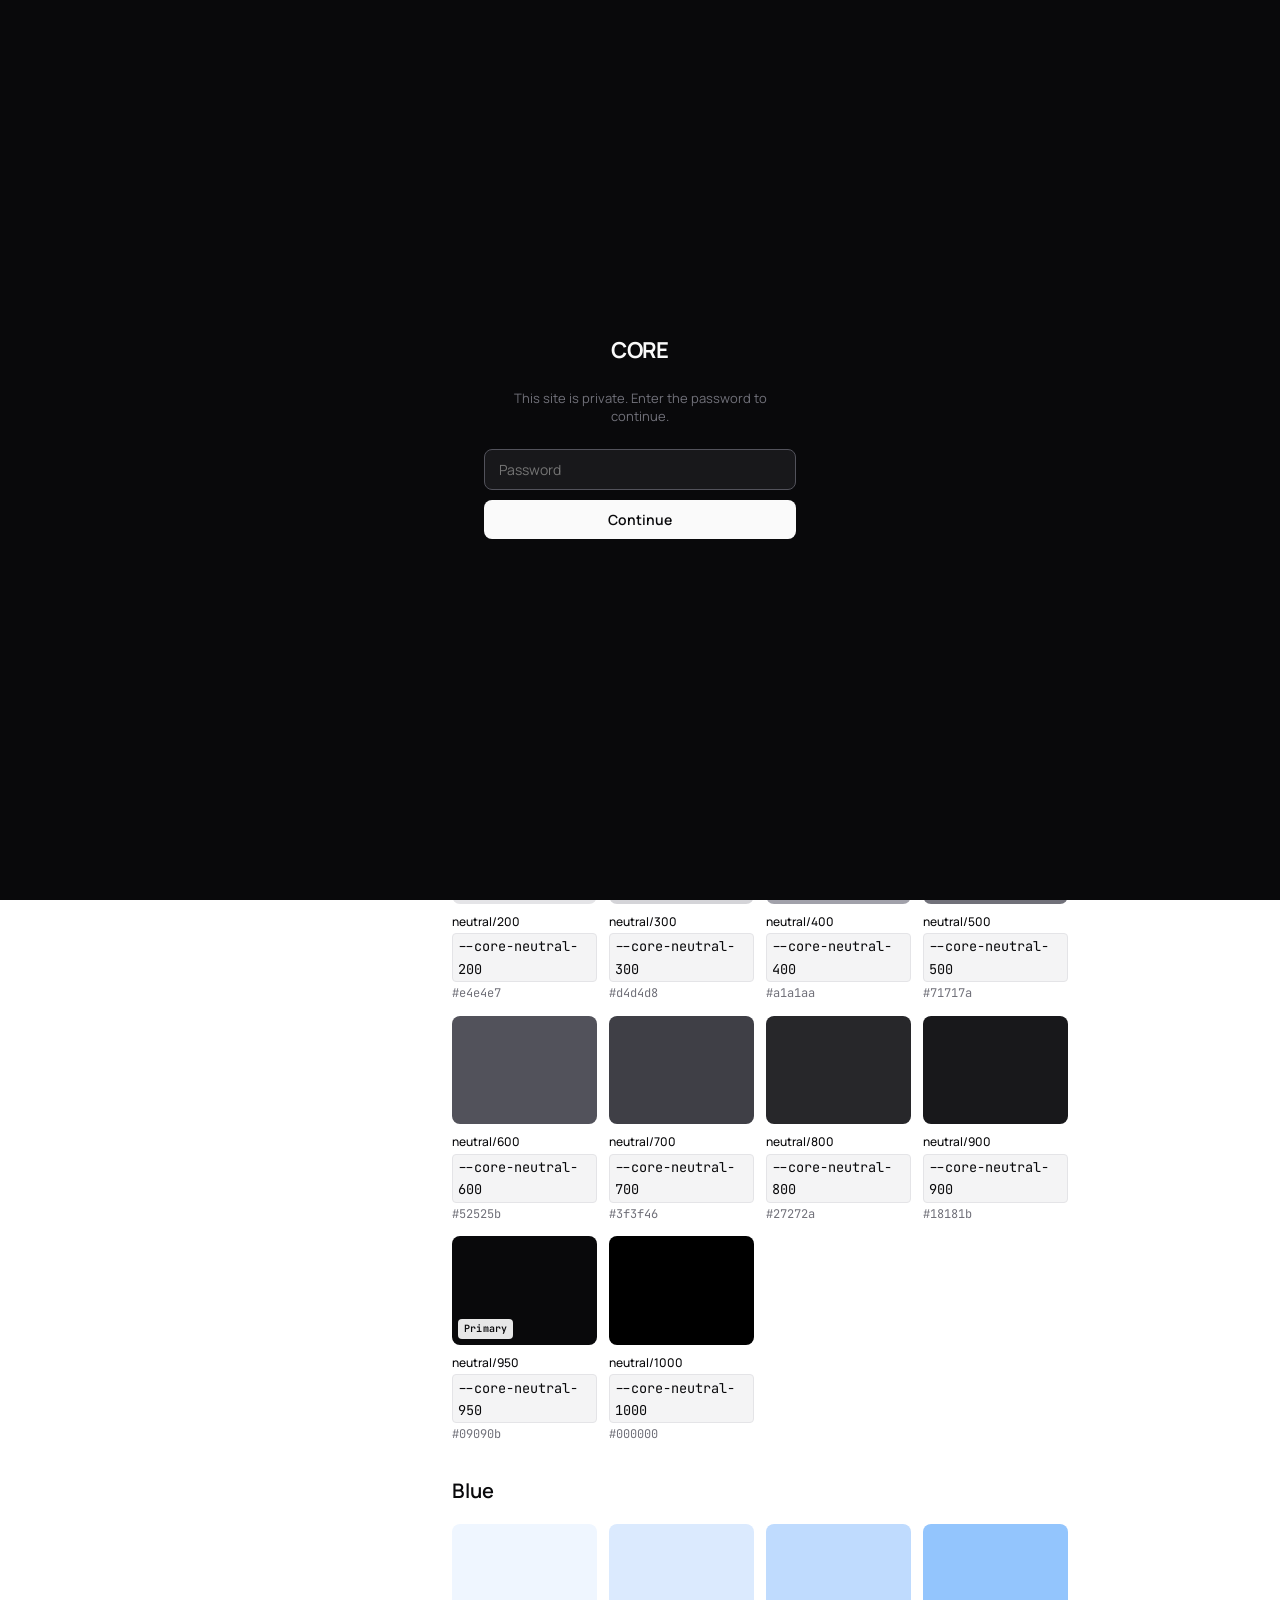
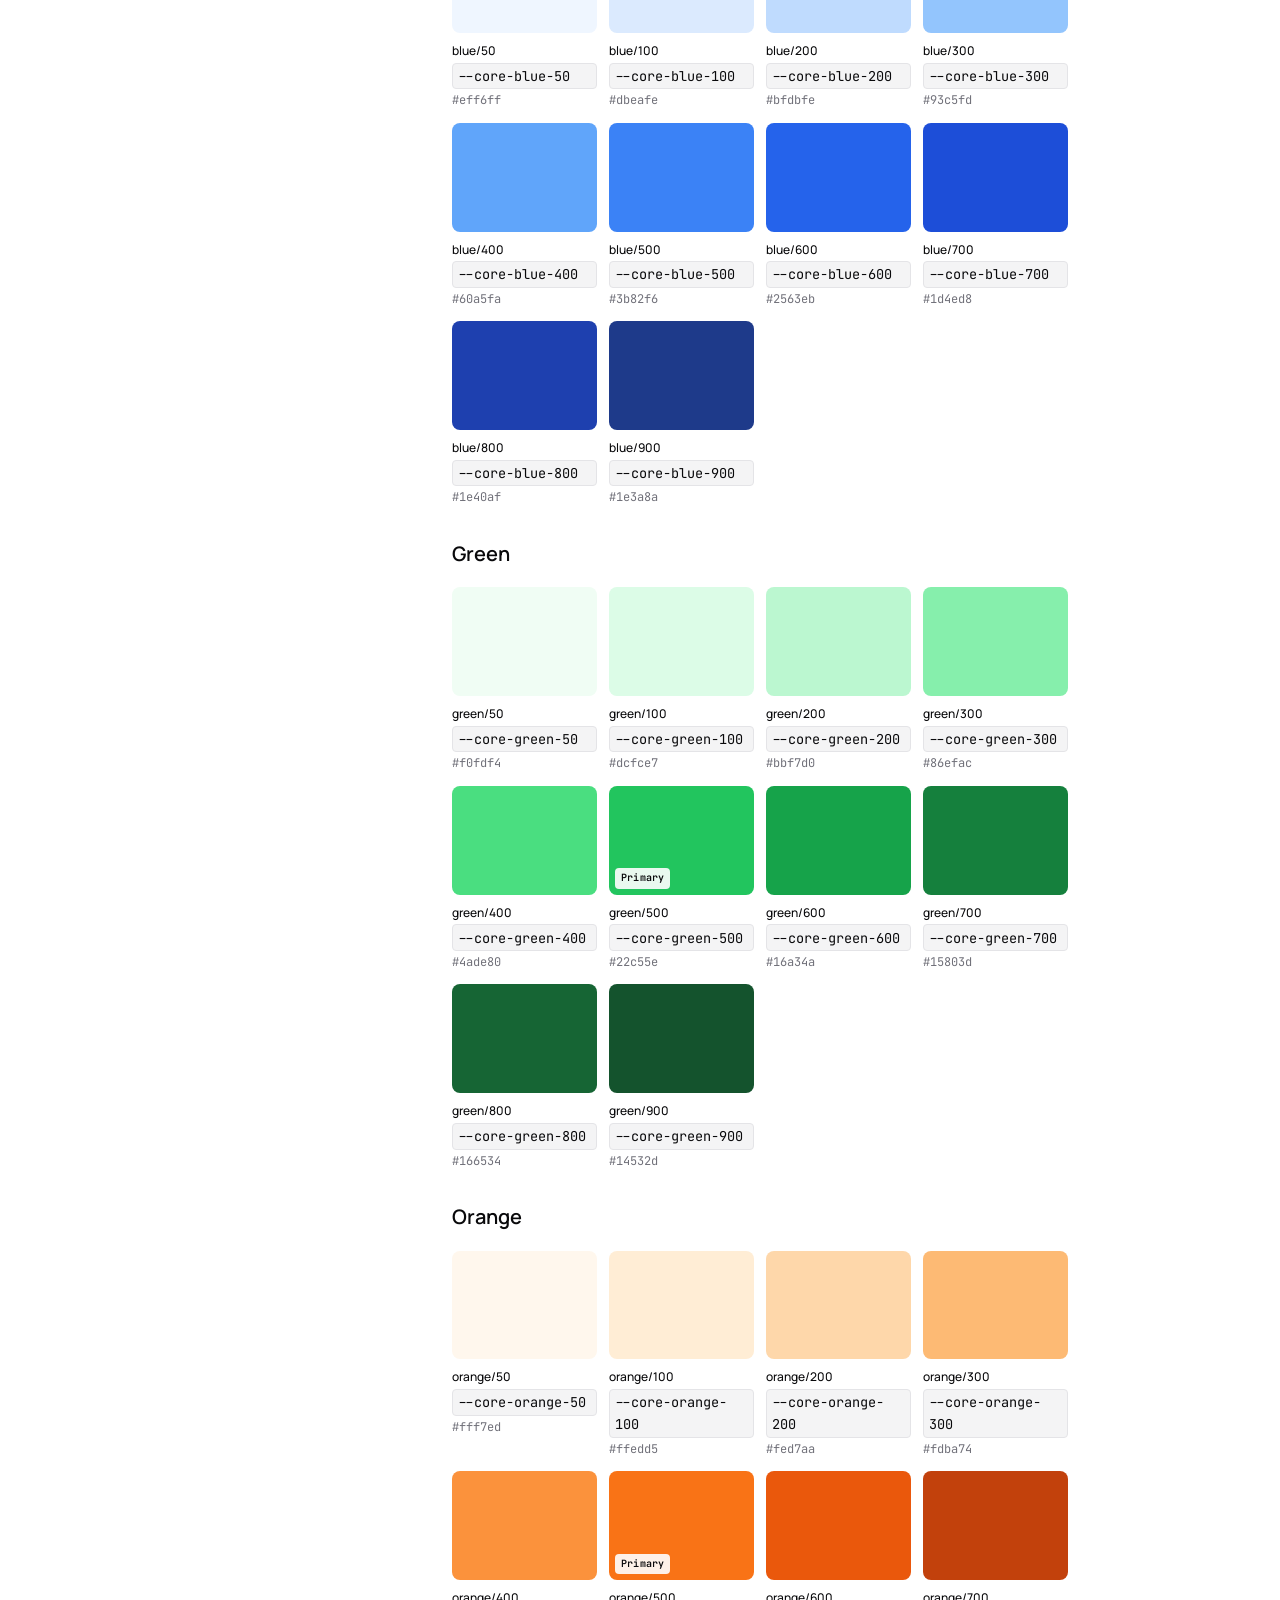
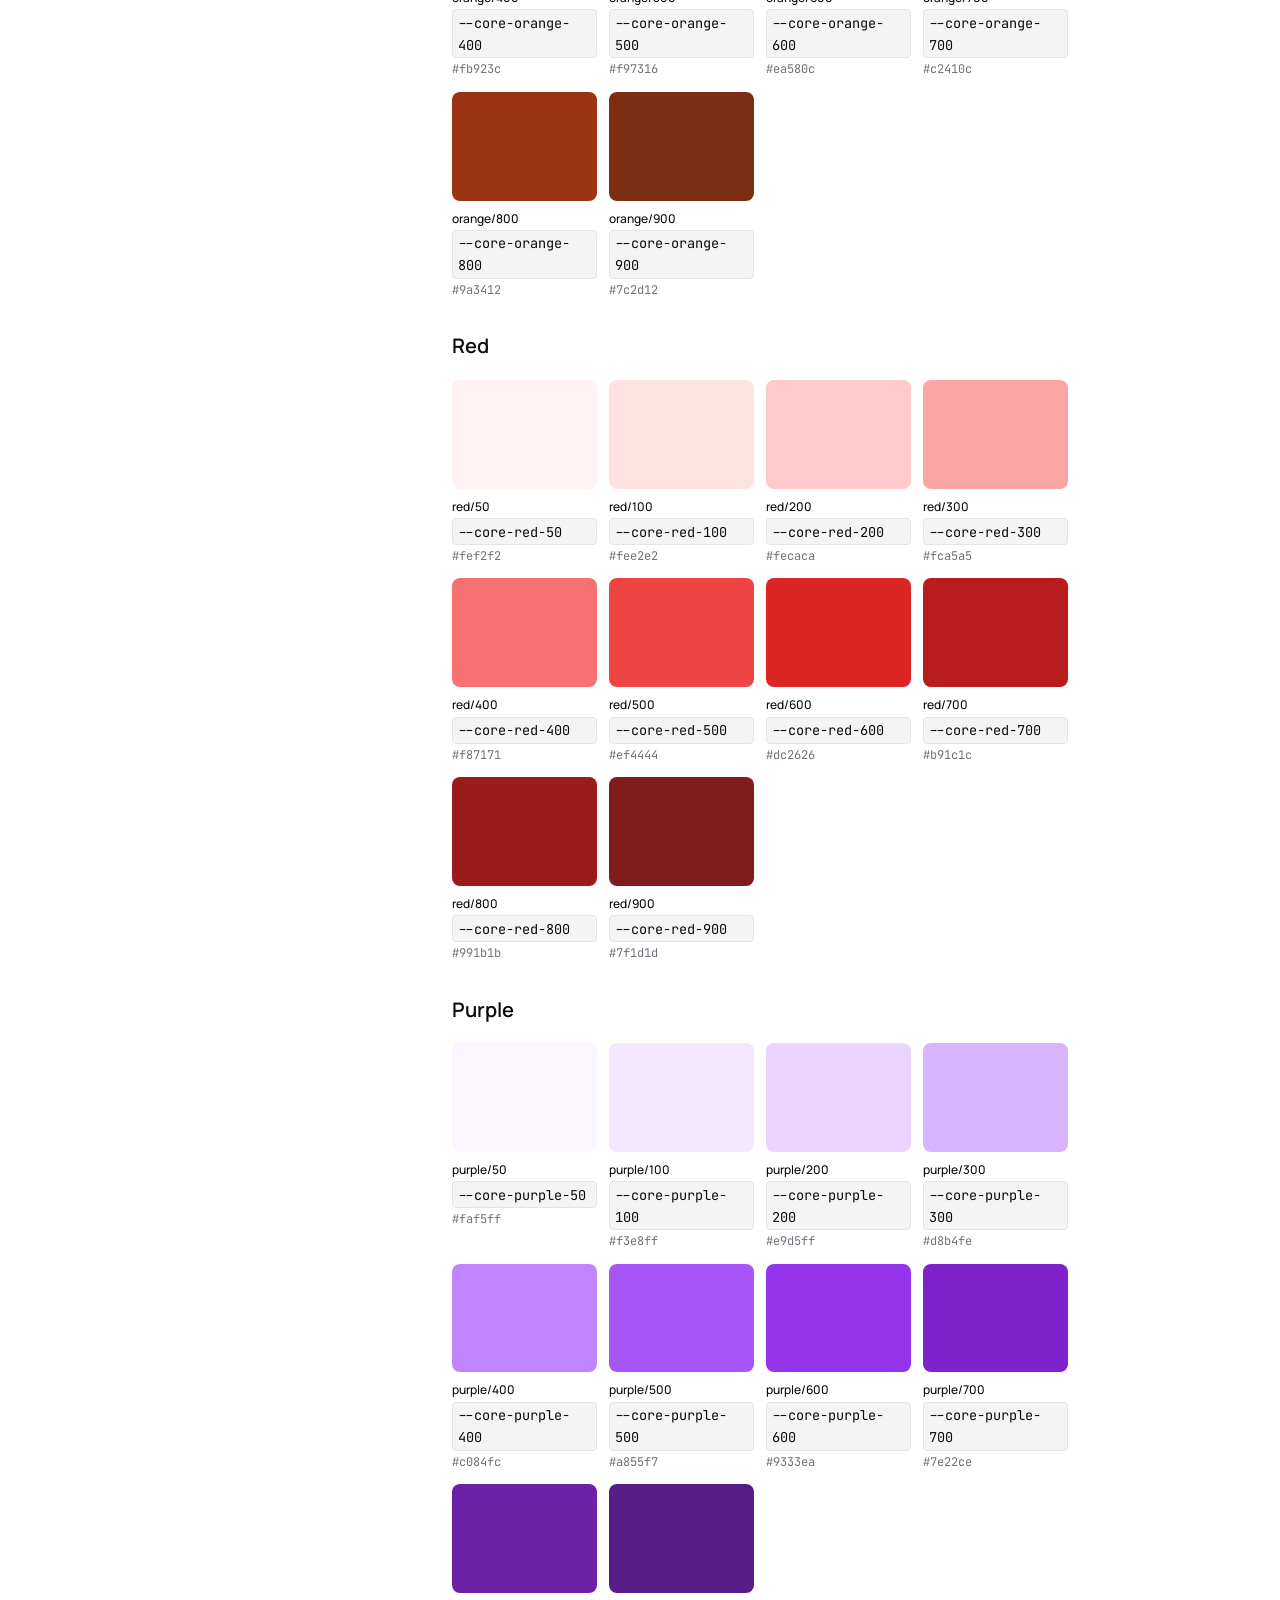
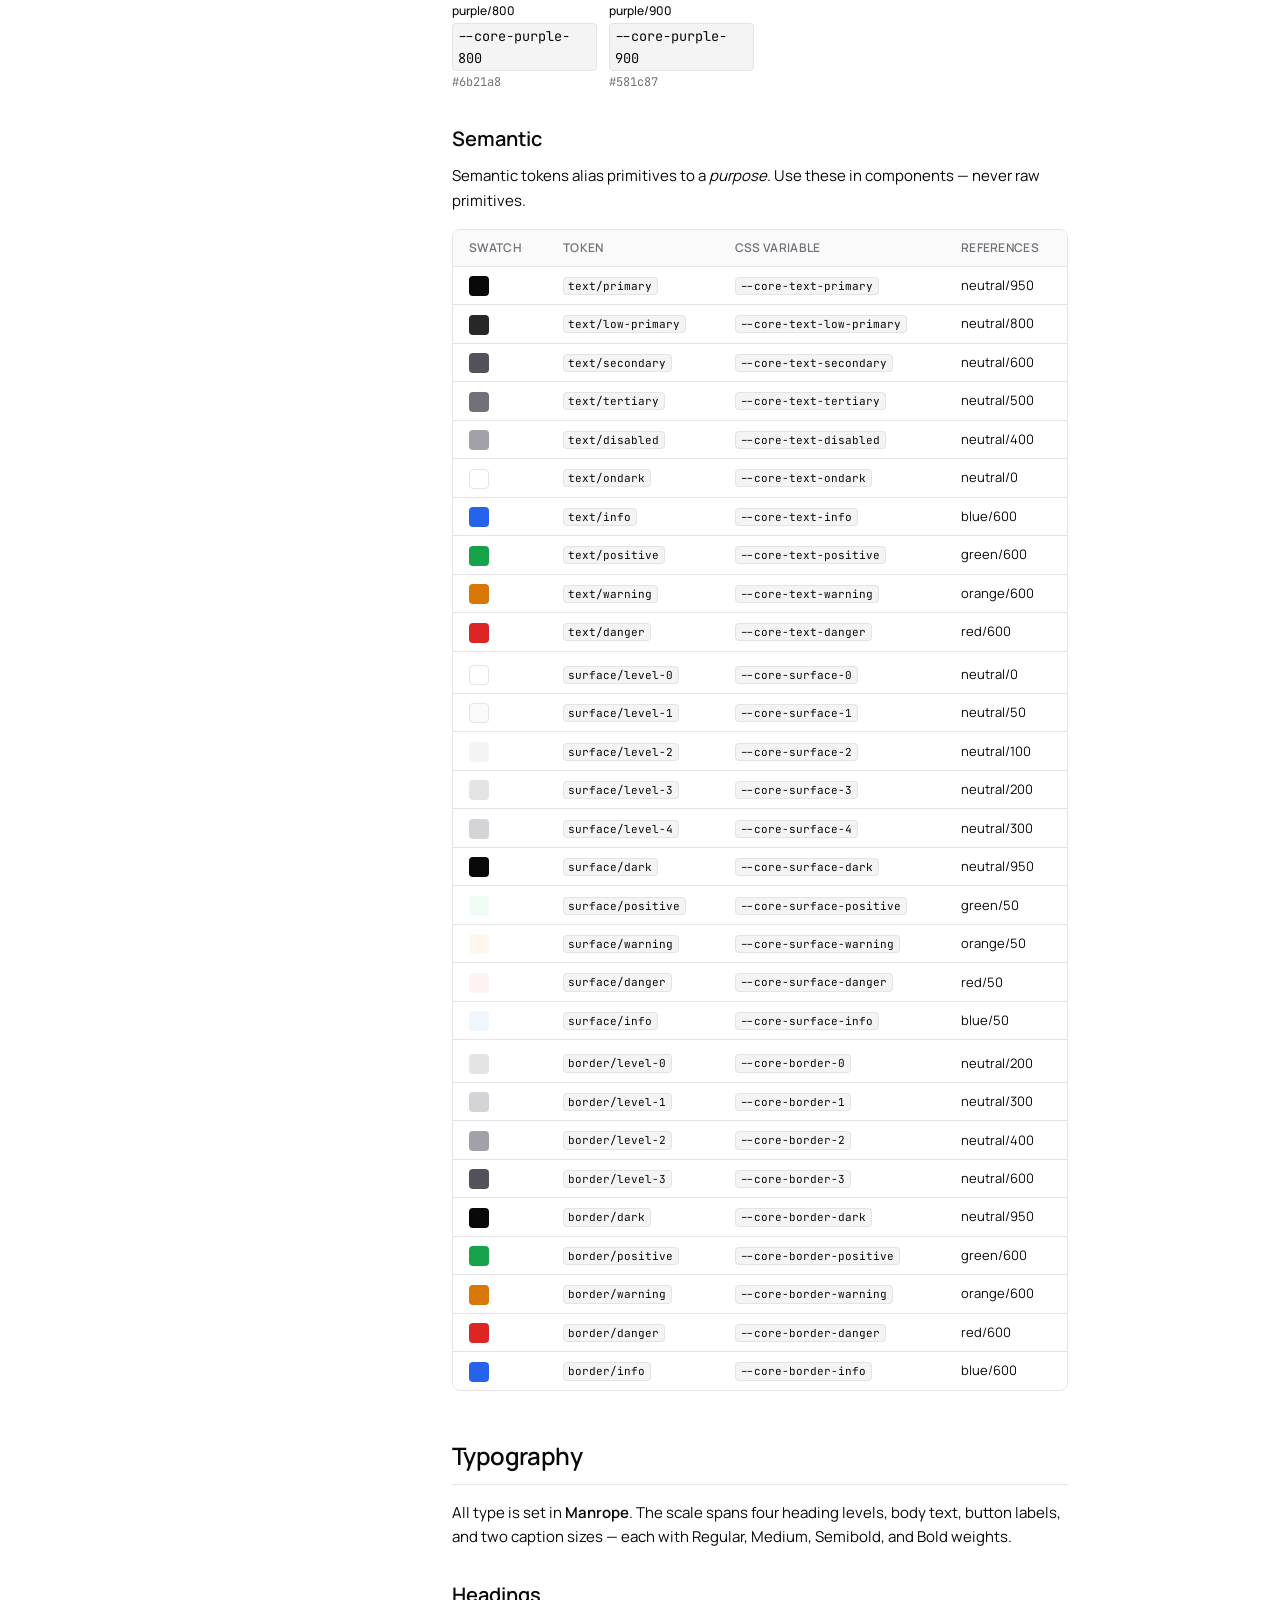
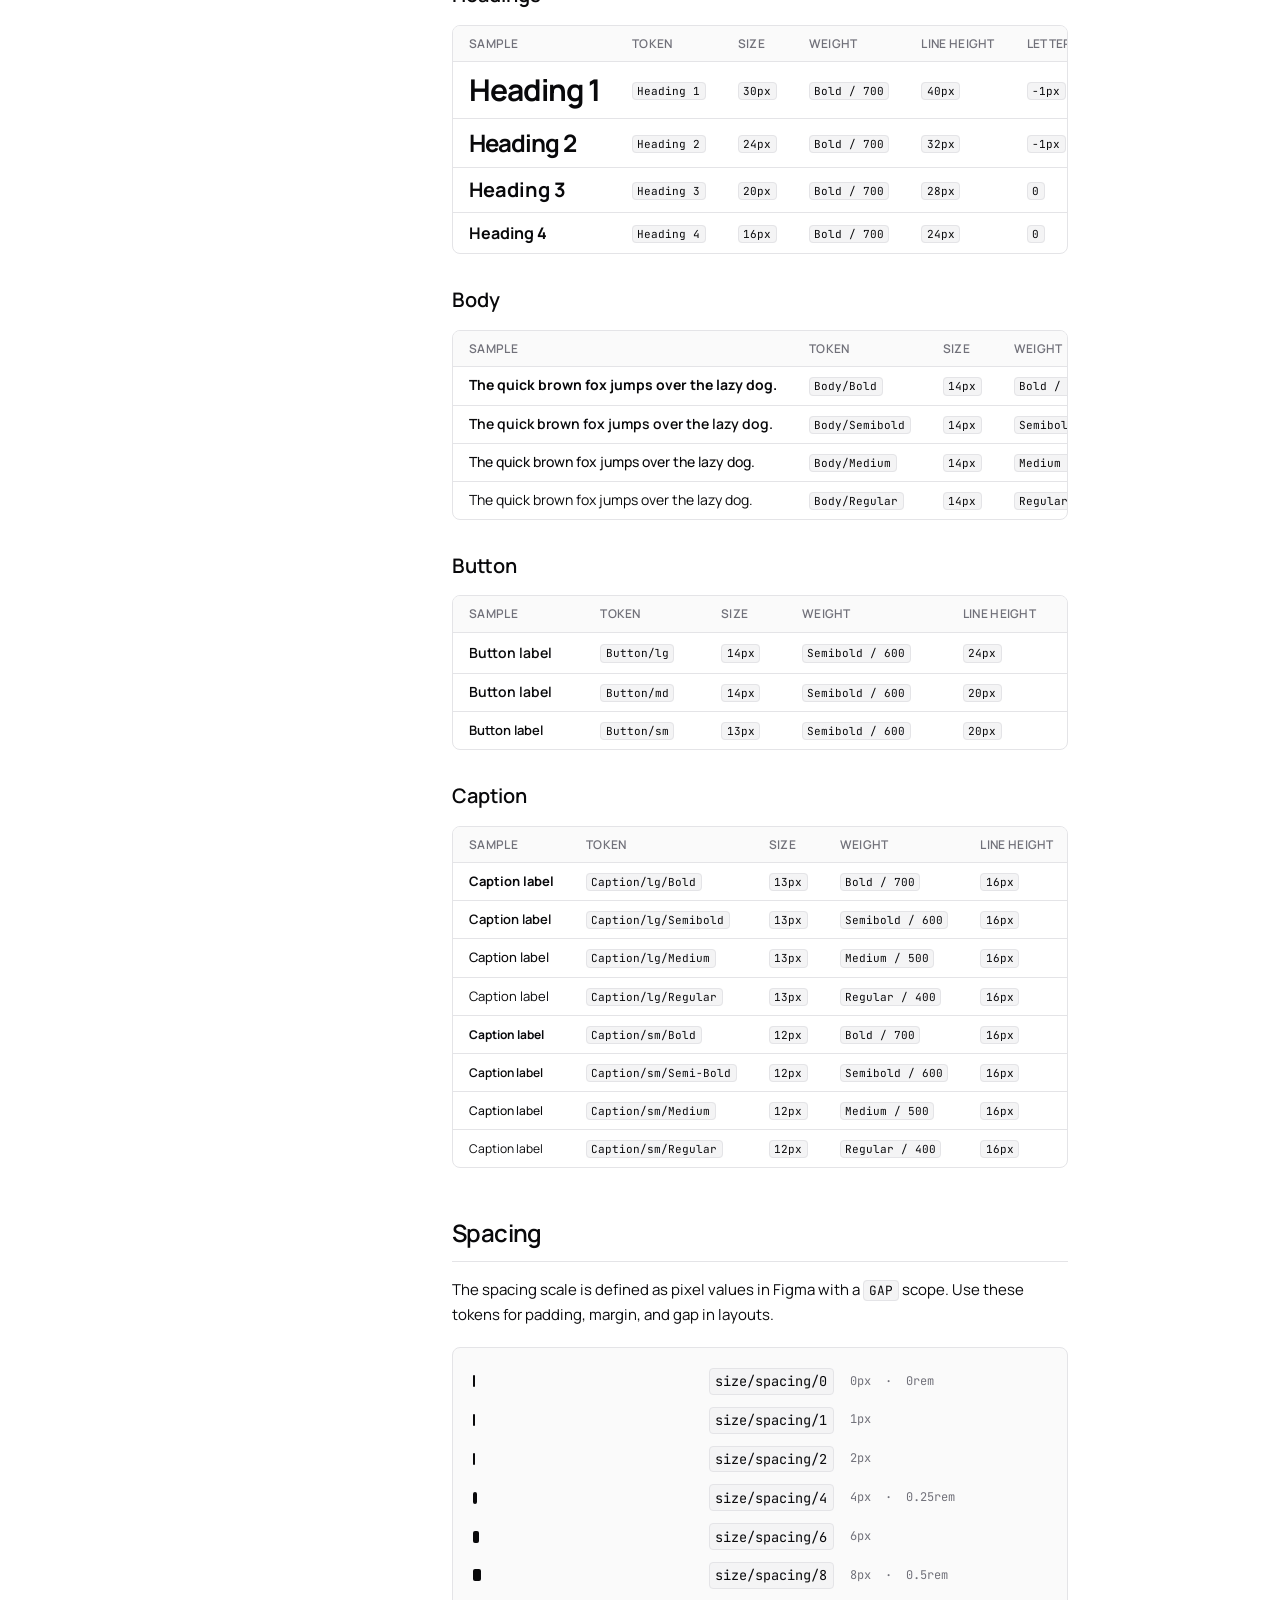
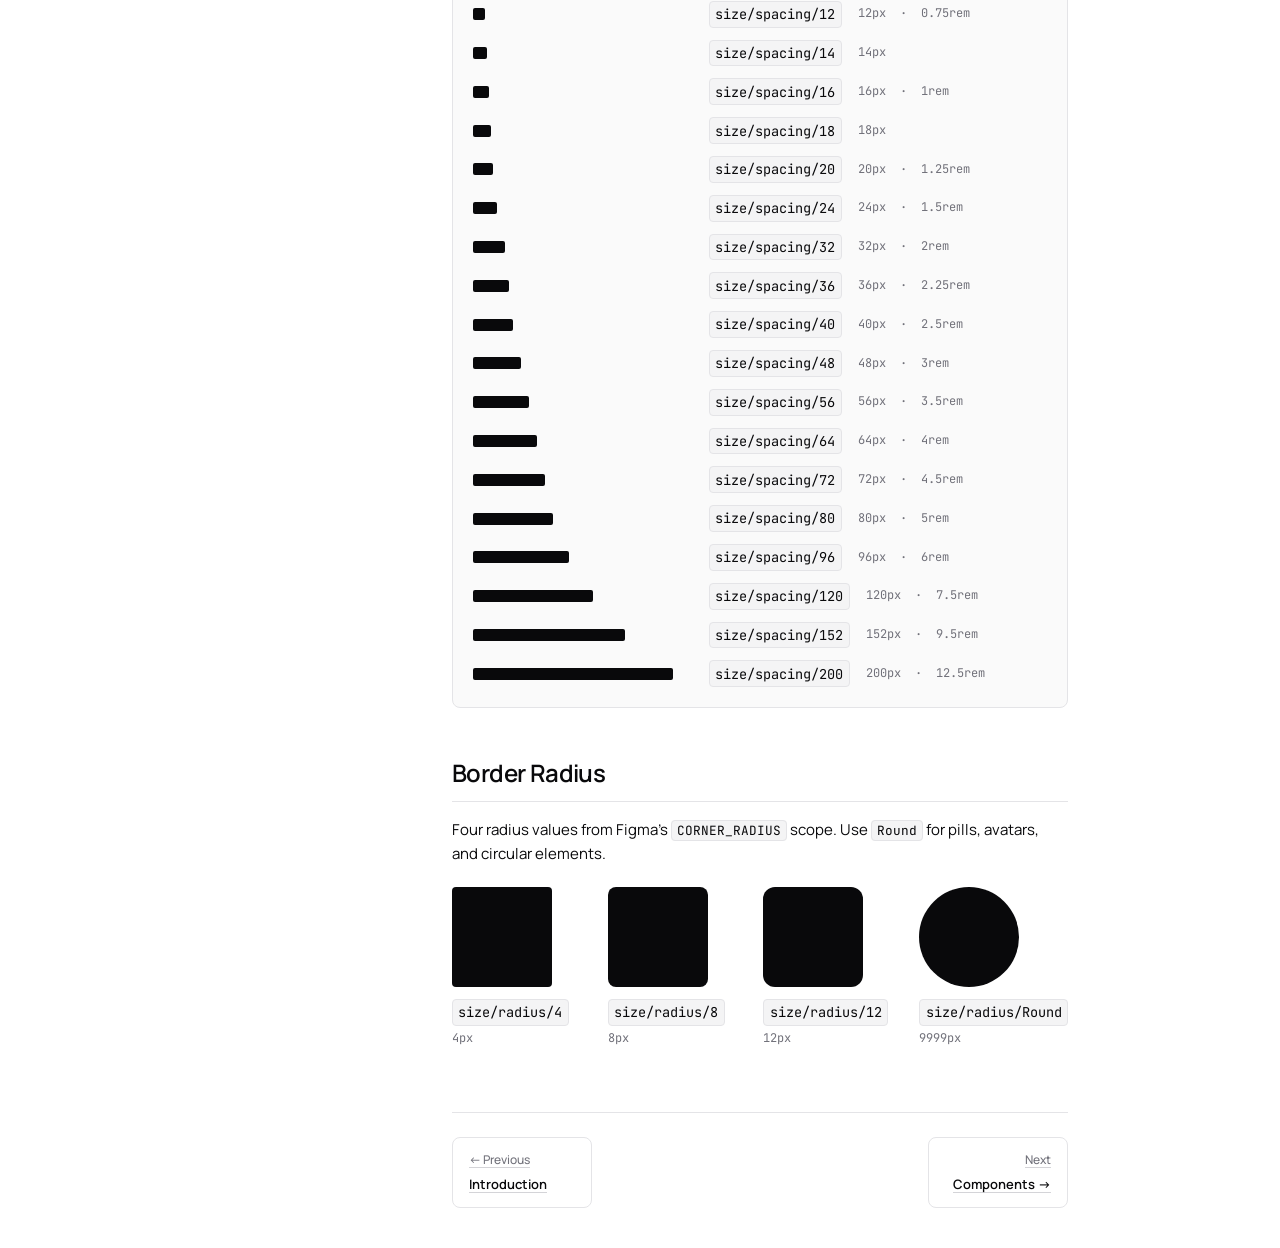
<file: tokens.html>
<!DOCTYPE html>
<html lang="en">
<head>
  <meta charset="UTF-8">
  <meta name="viewport" content="width=device-width, initial-scale=1.0">
  <title>Tokens — CORE Design System</title>
  <link rel="preconnect" href="https://fonts.googleapis.com">
  <link rel="preconnect" href="https://fonts.gstatic.com" crossorigin>
  <link href="https://fonts.googleapis.com/css2?family=Manrope:wght@400;500;600;700;800&family=JetBrains+Mono:ital,wght@0,400;0,500;1,400&display=swap" rel="stylesheet">
  <link rel="stylesheet" href="style.css">
  <link rel="stylesheet" href="tokens.css">
</head>
<body>

  <!-- ═══ HEADER ═══ -->
  <header class="header" role="banner">
    <div class="header-inner">
      <div class="header-left">
        <button class="hamburger" id="hamburger" aria-label="Toggle navigation" aria-expanded="false" aria-controls="sidebar">
          <svg width="16" height="16" viewBox="0 0 16 16" fill="none"><path d="M2 4h12M2 8h12M2 12h12" stroke="currentColor" stroke-width="1.5" stroke-linecap="round"/></svg>
        </button>
        <a href="index.html" class="logo-link">
          <span class="logo-mark">CORE</span>
          <span class="logo-sep"></span>
          <span class="logo-label">Design System</span>
        </a>
        <span class="version-badge">v1.0</span>
      </div>
      <div class="header-right">
        <a href="https://github.com/Turin-Turanbar/Core" target="_blank" rel="noopener noreferrer" class="header-btn">
          <svg width="16" height="16" viewBox="0 0 16 16" fill="currentColor"><path d="M8 0C3.58 0 0 3.58 0 8c0 3.54 2.29 6.53 5.47 7.59.4.07.55-.17.55-.38 0-.19-.01-.82-.01-1.49-2.01.37-2.53-.49-2.69-.94-.09-.23-.48-.94-.82-1.13-.28-.15-.68-.52-.01-.53.63-.01 1.08.58 1.23.82.72 1.21 1.87.87 2.33.66.07-.52.28-.87.51-1.07-1.78-.2-3.64-.89-3.64-3.95 0-.87.31-1.59.82-2.15-.08-.2-.36-1.02.08-2.12 0 0 .67-.21 2.2.82.64-.18 1.32-.27 2-.27.68 0 1.36.09 2 .27 1.53-1.04 2.2-.82 2.2-.82.44 1.1.16 1.92.08 2.12.51.56.82 1.27.82 2.15 0 3.07-1.87 3.75-3.65 3.95.29.25.54.73.54 1.48 0 1.07-.01 1.93-.01 2.2 0 .21.15.46.55.38A8.013 8.013 0 0016 8c0-4.42-3.58-8-8-8z"/></svg>
          GitHub
        </a>
      </div>
    </div>
  </header>

  <div class="page-overlay" id="overlay"></div>

  <div class="layout">

    <!-- ═══ SIDEBAR ═══ -->
    <aside class="sidebar" id="sidebar" aria-label="Documentation navigation">
      <nav>
        <div class="nav-section">
          <button class="nav-section-btn" data-section="getting-started" aria-controls="nav-getting-started">
            Getting Started
            <svg class="chevron" width="12" height="12" viewBox="0 0 12 12" fill="none"><path d="M2.5 4.5L6 8l3.5-3.5" stroke="currentColor" stroke-width="1.5" stroke-linecap="round" stroke-linejoin="round"/></svg>
          </button>
          <ul class="nav-list" id="nav-getting-started">
            <li><a href="index.html" class="nav-link">Introduction</a></li>
            <li><a href="#" class="nav-link">Installation</a></li>
            <li><a href="#" class="nav-link">Theming</a></li>
            <li><a href="#" class="nav-link">Changelog</a></li>
          </ul>
        </div>
        <div class="nav-section">
          <button class="nav-section-btn" data-section="tokens" aria-controls="nav-tokens">
            Tokens
            <svg class="chevron" width="12" height="12" viewBox="0 0 12 12" fill="none"><path d="M2.5 4.5L6 8l3.5-3.5" stroke="currentColor" stroke-width="1.5" stroke-linecap="round" stroke-linejoin="round"/></svg>
          </button>
          <ul class="nav-list" id="nav-tokens">
            <li><a href="tokens.html" class="nav-link active" aria-current="page">Color</a></li>
            <li><a href="tokens.html#typography" class="nav-link">Typography</a></li>
            <li><a href="tokens.html#spacing" class="nav-link">Spacing</a></li>
            <li><a href="tokens.html#radius" class="nav-link">Border Radius</a></li>
          </ul>
        </div>
        <div class="nav-section">
          <button class="nav-section-btn" data-section="components" aria-controls="nav-components">
            Components
            <svg class="chevron" width="12" height="12" viewBox="0 0 12 12" fill="none"><path d="M2.5 4.5L6 8l3.5-3.5" stroke="currentColor" stroke-width="1.5" stroke-linecap="round" stroke-linejoin="round"/></svg>
          </button>
          <ul class="nav-list" id="nav-components">
            <li><a href="components/accordion.html" class="nav-link">Accordion</a></li>
            <li><a href="#" class="nav-link">Action Menu</a></li>
            <li><a href="#" class="nav-link">Autocomplete</a></li>
            <li><a href="#" class="nav-link">Badge</a></li>
            <li><a href="#" class="nav-link">Button</a></li>
            <li><a href="#" class="nav-link">Button Group</a></li>
            <li><a href="#" class="nav-link">Checkbox</a></li>
            <li><a href="#" class="nav-link">Chips</a></li>
            <li><a href="#" class="nav-link">Choicebox</a></li>
            <li><a href="#" class="nav-link">Datepicker</a></li>
            <li><a href="#" class="nav-link">Divider</a></li>
            <li><a href="#" class="nav-link">Empty State</a></li>
            <li><a href="#" class="nav-link">File Upload</a></li>
            <li><a href="#" class="nav-link">Input</a></li>
            <li><a href="#" class="nav-link">Link</a></li>
            <li><a href="#" class="nav-link">Modal</a></li>
            <li><a href="#" class="nav-link">Pagination</a></li>
            <li><a href="#" class="nav-link">Pictures</a></li>
            <li><a href="#" class="nav-link">Radio</a></li>
            <li><a href="#" class="nav-link">Segment Control</a></li>
            <li><a href="#" class="nav-link">Select</a></li>
            <li><a href="#" class="nav-link">Stepper</a></li>
            <li><a href="#" class="nav-link">Switch</a></li>
            <li><a href="#" class="nav-link">Tabs</a></li>
            <li><a href="#" class="nav-link">Toast</a></li>
            <li><a href="#" class="nav-link">Tooltip</a></li>
          </ul>
        </div>
        <div class="nav-section">
          <button class="nav-section-btn" data-section="templates" aria-controls="nav-templates">
            Templates
            <svg class="chevron" width="12" height="12" viewBox="0 0 12 12" fill="none"><path d="M2.5 4.5L6 8l3.5-3.5" stroke="currentColor" stroke-width="1.5" stroke-linecap="round" stroke-linejoin="round"/></svg>
          </button>
          <ul class="nav-list" id="nav-templates">
            <li><a href="#" class="nav-link">Navigation</a></li>
            <li><a href="#" class="nav-link">Contextual Header</a></li>
            <li><a href="#" class="nav-link">Filters</a></li>
            <li><a href="#" class="nav-link">Drawer</a></li>
            <li><a href="#" class="nav-link">Table</a></li>
          </ul>
        </div>
      </nav>
    </aside>

    <!-- ═══ MAIN ═══ -->
    <div class="content-area">
      <div class="prose-wrapper">
        <main>
          <article class="prose">

            <header>
              <span class="page-eyebrow">Foundation</span>
              <h1 class="page-title">Tokens</h1>
              <p class="page-lead">Design tokens are the single source of truth for all visual decisions in CORE — colors, typography, spacing, and shape. They're defined in Figma and exposed as CSS custom properties (<code>--core-*</code>).</p>
            </header>

            <!-- ══════════════════════════════════
                 COLORS
            ══════════════════════════════════ -->
            <section id="color">
              <h2>Color</h2>
              <p>The color system is organized into two layers: <strong>primitives</strong> (the raw palette) and <strong>semantic</strong> tokens (purpose-driven aliases that reference primitives).</p>

              <!-- Neutral -->
              <h3 id="color-neutral">Neutral</h3>
              <p>The primary neutral scale. <code>neutral/950</code> is designated as the primary brand color.</p>

              <div class="swatch-grid" role="list">
                <div class="swatch-item" role="listitem">
                  <div class="swatch-color" style="background:#ffffff;border:1px solid var(--core-color-border)"></div>
                  <div class="swatch-meta">
                    <span class="swatch-name">neutral/0</span>
                    <code class="swatch-var">--core-neutral-0</code>
                    <span class="swatch-hex">#ffffff</span>
                  </div>
                </div>
                <div class="swatch-item" role="listitem">
                  <div class="swatch-color" style="background:#fcfcfc;border:1px solid var(--core-color-border)"></div>
                  <div class="swatch-meta">
                    <span class="swatch-name">neutral/25</span>
                    <code class="swatch-var">--core-neutral-25</code>
                    <span class="swatch-hex">#fcfcfc</span>
                  </div>
                </div>
                <div class="swatch-item" role="listitem">
                  <div class="swatch-color" style="background:#fafafa;border:1px solid var(--core-color-border)"></div>
                  <div class="swatch-meta">
                    <span class="swatch-name">neutral/50</span>
                    <code class="swatch-var">--core-neutral-50</code>
                    <span class="swatch-hex">#fafafa</span>
                  </div>
                </div>
                <div class="swatch-item" role="listitem">
                  <div class="swatch-color" style="background:#f4f4f5"></div>
                  <div class="swatch-meta">
                    <span class="swatch-name">neutral/100</span>
                    <code class="swatch-var">--core-neutral-100</code>
                    <span class="swatch-hex">#f4f4f5</span>
                  </div>
                </div>
                <div class="swatch-item" role="listitem">
                  <div class="swatch-color" style="background:#e4e4e7"></div>
                  <div class="swatch-meta">
                    <span class="swatch-name">neutral/200</span>
                    <code class="swatch-var">--core-neutral-200</code>
                    <span class="swatch-hex">#e4e4e7</span>
                  </div>
                </div>
                <div class="swatch-item" role="listitem">
                  <div class="swatch-color" style="background:#d4d4d8"></div>
                  <div class="swatch-meta">
                    <span class="swatch-name">neutral/300</span>
                    <code class="swatch-var">--core-neutral-300</code>
                    <span class="swatch-hex">#d4d4d8</span>
                  </div>
                </div>
                <div class="swatch-item" role="listitem">
                  <div class="swatch-color" style="background:#a1a1aa"></div>
                  <div class="swatch-meta">
                    <span class="swatch-name">neutral/400</span>
                    <code class="swatch-var">--core-neutral-400</code>
                    <span class="swatch-hex">#a1a1aa</span>
                  </div>
                </div>
                <div class="swatch-item" role="listitem">
                  <div class="swatch-color" style="background:#71717a"></div>
                  <div class="swatch-meta">
                    <span class="swatch-name">neutral/500</span>
                    <code class="swatch-var">--core-neutral-500</code>
                    <span class="swatch-hex">#71717a</span>
                  </div>
                </div>
                <div class="swatch-item" role="listitem">
                  <div class="swatch-color" style="background:#52525b"></div>
                  <div class="swatch-meta">
                    <span class="swatch-name">neutral/600</span>
                    <code class="swatch-var">--core-neutral-600</code>
                    <span class="swatch-hex">#52525b</span>
                  </div>
                </div>
                <div class="swatch-item" role="listitem">
                  <div class="swatch-color" style="background:#3f3f46"></div>
                  <div class="swatch-meta">
                    <span class="swatch-name">neutral/700</span>
                    <code class="swatch-var">--core-neutral-700</code>
                    <span class="swatch-hex">#3f3f46</span>
                  </div>
                </div>
                <div class="swatch-item" role="listitem">
                  <div class="swatch-color" style="background:#27272a"></div>
                  <div class="swatch-meta">
                    <span class="swatch-name">neutral/800</span>
                    <code class="swatch-var">--core-neutral-800</code>
                    <span class="swatch-hex">#27272a</span>
                  </div>
                </div>
                <div class="swatch-item" role="listitem">
                  <div class="swatch-color" style="background:#18181b"></div>
                  <div class="swatch-meta">
                    <span class="swatch-name">neutral/900</span>
                    <code class="swatch-var">--core-neutral-900</code>
                    <span class="swatch-hex">#18181b</span>
                  </div>
                </div>
                <div class="swatch-item" role="listitem">
                  <div class="swatch-color" style="background:#09090b">
                    <span class="swatch-badge">Primary</span>
                  </div>
                  <div class="swatch-meta">
                    <span class="swatch-name">neutral/950</span>
                    <code class="swatch-var">--core-neutral-950</code>
                    <span class="swatch-hex">#09090b</span>
                  </div>
                </div>
                <div class="swatch-item" role="listitem">
                  <div class="swatch-color" style="background:#000000"></div>
                  <div class="swatch-meta">
                    <span class="swatch-name">neutral/1000</span>
                    <code class="swatch-var">--core-neutral-1000</code>
                    <span class="swatch-hex">#000000</span>
                  </div>
                </div>
              </div>

              <!-- Blue -->
              <h3 id="color-blue">Blue</h3>
              <div class="swatch-grid" role="list">
                <div class="swatch-item" role="listitem"><div class="swatch-color" style="background:#eff6ff"></div><div class="swatch-meta"><span class="swatch-name">blue/50</span><code class="swatch-var">--core-blue-50</code><span class="swatch-hex">#eff6ff</span></div></div>
                <div class="swatch-item" role="listitem"><div class="swatch-color" style="background:#dbeafe"></div><div class="swatch-meta"><span class="swatch-name">blue/100</span><code class="swatch-var">--core-blue-100</code><span class="swatch-hex">#dbeafe</span></div></div>
                <div class="swatch-item" role="listitem"><div class="swatch-color" style="background:#bfdbfe"></div><div class="swatch-meta"><span class="swatch-name">blue/200</span><code class="swatch-var">--core-blue-200</code><span class="swatch-hex">#bfdbfe</span></div></div>
                <div class="swatch-item" role="listitem"><div class="swatch-color" style="background:#93c5fd"></div><div class="swatch-meta"><span class="swatch-name">blue/300</span><code class="swatch-var">--core-blue-300</code><span class="swatch-hex">#93c5fd</span></div></div>
                <div class="swatch-item" role="listitem"><div class="swatch-color" style="background:#60a5fa"></div><div class="swatch-meta"><span class="swatch-name">blue/400</span><code class="swatch-var">--core-blue-400</code><span class="swatch-hex">#60a5fa</span></div></div>
                <div class="swatch-item" role="listitem"><div class="swatch-color" style="background:#3b82f6"></div><div class="swatch-meta"><span class="swatch-name">blue/500</span><code class="swatch-var">--core-blue-500</code><span class="swatch-hex">#3b82f6</span></div></div>
                <div class="swatch-item" role="listitem"><div class="swatch-color" style="background:#2563eb"></div><div class="swatch-meta"><span class="swatch-name">blue/600</span><code class="swatch-var">--core-blue-600</code><span class="swatch-hex">#2563eb</span></div></div>
                <div class="swatch-item" role="listitem"><div class="swatch-color" style="background:#1d4ed8"></div><div class="swatch-meta"><span class="swatch-name">blue/700</span><code class="swatch-var">--core-blue-700</code><span class="swatch-hex">#1d4ed8</span></div></div>
                <div class="swatch-item" role="listitem"><div class="swatch-color" style="background:#1e40af"></div><div class="swatch-meta"><span class="swatch-name">blue/800</span><code class="swatch-var">--core-blue-800</code><span class="swatch-hex">#1e40af</span></div></div>
                <div class="swatch-item" role="listitem"><div class="swatch-color" style="background:#1e3a8a"></div><div class="swatch-meta"><span class="swatch-name">blue/900</span><code class="swatch-var">--core-blue-900</code><span class="swatch-hex">#1e3a8a</span></div></div>
              </div>

              <!-- Green -->
              <h3 id="color-green">Green</h3>
              <div class="swatch-grid" role="list">
                <div class="swatch-item" role="listitem"><div class="swatch-color" style="background:#f0fdf4"></div><div class="swatch-meta"><span class="swatch-name">green/50</span><code class="swatch-var">--core-green-50</code><span class="swatch-hex">#f0fdf4</span></div></div>
                <div class="swatch-item" role="listitem"><div class="swatch-color" style="background:#dcfce7"></div><div class="swatch-meta"><span class="swatch-name">green/100</span><code class="swatch-var">--core-green-100</code><span class="swatch-hex">#dcfce7</span></div></div>
                <div class="swatch-item" role="listitem"><div class="swatch-color" style="background:#bbf7d0"></div><div class="swatch-meta"><span class="swatch-name">green/200</span><code class="swatch-var">--core-green-200</code><span class="swatch-hex">#bbf7d0</span></div></div>
                <div class="swatch-item" role="listitem"><div class="swatch-color" style="background:#86efac"></div><div class="swatch-meta"><span class="swatch-name">green/300</span><code class="swatch-var">--core-green-300</code><span class="swatch-hex">#86efac</span></div></div>
                <div class="swatch-item" role="listitem"><div class="swatch-color" style="background:#4ade80"></div><div class="swatch-meta"><span class="swatch-name">green/400</span><code class="swatch-var">--core-green-400</code><span class="swatch-hex">#4ade80</span></div></div>
                <div class="swatch-item" role="listitem"><div class="swatch-color" style="background:#22c55e"><span class="swatch-badge">Primary</span></div><div class="swatch-meta"><span class="swatch-name">green/500</span><code class="swatch-var">--core-green-500</code><span class="swatch-hex">#22c55e</span></div></div>
                <div class="swatch-item" role="listitem"><div class="swatch-color" style="background:#16a34a"></div><div class="swatch-meta"><span class="swatch-name">green/600</span><code class="swatch-var">--core-green-600</code><span class="swatch-hex">#16a34a</span></div></div>
                <div class="swatch-item" role="listitem"><div class="swatch-color" style="background:#15803d"></div><div class="swatch-meta"><span class="swatch-name">green/700</span><code class="swatch-var">--core-green-700</code><span class="swatch-hex">#15803d</span></div></div>
                <div class="swatch-item" role="listitem"><div class="swatch-color" style="background:#166534"></div><div class="swatch-meta"><span class="swatch-name">green/800</span><code class="swatch-var">--core-green-800</code><span class="swatch-hex">#166534</span></div></div>
                <div class="swatch-item" role="listitem"><div class="swatch-color" style="background:#14532d"></div><div class="swatch-meta"><span class="swatch-name">green/900</span><code class="swatch-var">--core-green-900</code><span class="swatch-hex">#14532d</span></div></div>
              </div>

              <!-- Orange -->
              <h3 id="color-orange">Orange</h3>
              <div class="swatch-grid" role="list">
                <div class="swatch-item" role="listitem"><div class="swatch-color" style="background:#fff7ed"></div><div class="swatch-meta"><span class="swatch-name">orange/50</span><code class="swatch-var">--core-orange-50</code><span class="swatch-hex">#fff7ed</span></div></div>
                <div class="swatch-item" role="listitem"><div class="swatch-color" style="background:#ffedd5"></div><div class="swatch-meta"><span class="swatch-name">orange/100</span><code class="swatch-var">--core-orange-100</code><span class="swatch-hex">#ffedd5</span></div></div>
                <div class="swatch-item" role="listitem"><div class="swatch-color" style="background:#fed7aa"></div><div class="swatch-meta"><span class="swatch-name">orange/200</span><code class="swatch-var">--core-orange-200</code><span class="swatch-hex">#fed7aa</span></div></div>
                <div class="swatch-item" role="listitem"><div class="swatch-color" style="background:#fdba74"></div><div class="swatch-meta"><span class="swatch-name">orange/300</span><code class="swatch-var">--core-orange-300</code><span class="swatch-hex">#fdba74</span></div></div>
                <div class="swatch-item" role="listitem"><div class="swatch-color" style="background:#fb923c"></div><div class="swatch-meta"><span class="swatch-name">orange/400</span><code class="swatch-var">--core-orange-400</code><span class="swatch-hex">#fb923c</span></div></div>
                <div class="swatch-item" role="listitem"><div class="swatch-color" style="background:#f97316"><span class="swatch-badge">Primary</span></div><div class="swatch-meta"><span class="swatch-name">orange/500</span><code class="swatch-var">--core-orange-500</code><span class="swatch-hex">#f97316</span></div></div>
                <div class="swatch-item" role="listitem"><div class="swatch-color" style="background:#ea580c"></div><div class="swatch-meta"><span class="swatch-name">orange/600</span><code class="swatch-var">--core-orange-600</code><span class="swatch-hex">#ea580c</span></div></div>
                <div class="swatch-item" role="listitem"><div class="swatch-color" style="background:#c2410c"></div><div class="swatch-meta"><span class="swatch-name">orange/700</span><code class="swatch-var">--core-orange-700</code><span class="swatch-hex">#c2410c</span></div></div>
                <div class="swatch-item" role="listitem"><div class="swatch-color" style="background:#9a3412"></div><div class="swatch-meta"><span class="swatch-name">orange/800</span><code class="swatch-var">--core-orange-800</code><span class="swatch-hex">#9a3412</span></div></div>
                <div class="swatch-item" role="listitem"><div class="swatch-color" style="background:#7c2d12"></div><div class="swatch-meta"><span class="swatch-name">orange/900</span><code class="swatch-var">--core-orange-900</code><span class="swatch-hex">#7c2d12</span></div></div>
              </div>

              <!-- Red -->
              <h3 id="color-red">Red</h3>
              <div class="swatch-grid" role="list">
                <div class="swatch-item" role="listitem"><div class="swatch-color" style="background:#fef2f2"></div><div class="swatch-meta"><span class="swatch-name">red/50</span><code class="swatch-var">--core-red-50</code><span class="swatch-hex">#fef2f2</span></div></div>
                <div class="swatch-item" role="listitem"><div class="swatch-color" style="background:#fee2e2"></div><div class="swatch-meta"><span class="swatch-name">red/100</span><code class="swatch-var">--core-red-100</code><span class="swatch-hex">#fee2e2</span></div></div>
                <div class="swatch-item" role="listitem"><div class="swatch-color" style="background:#fecaca"></div><div class="swatch-meta"><span class="swatch-name">red/200</span><code class="swatch-var">--core-red-200</code><span class="swatch-hex">#fecaca</span></div></div>
                <div class="swatch-item" role="listitem"><div class="swatch-color" style="background:#fca5a5"></div><div class="swatch-meta"><span class="swatch-name">red/300</span><code class="swatch-var">--core-red-300</code><span class="swatch-hex">#fca5a5</span></div></div>
                <div class="swatch-item" role="listitem"><div class="swatch-color" style="background:#f87171"></div><div class="swatch-meta"><span class="swatch-name">red/400</span><code class="swatch-var">--core-red-400</code><span class="swatch-hex">#f87171</span></div></div>
                <div class="swatch-item" role="listitem"><div class="swatch-color" style="background:#ef4444"></div><div class="swatch-meta"><span class="swatch-name">red/500</span><code class="swatch-var">--core-red-500</code><span class="swatch-hex">#ef4444</span></div></div>
                <div class="swatch-item" role="listitem"><div class="swatch-color" style="background:#dc2626"></div><div class="swatch-meta"><span class="swatch-name">red/600</span><code class="swatch-var">--core-red-600</code><span class="swatch-hex">#dc2626</span></div></div>
                <div class="swatch-item" role="listitem"><div class="swatch-color" style="background:#b91c1c"></div><div class="swatch-meta"><span class="swatch-name">red/700</span><code class="swatch-var">--core-red-700</code><span class="swatch-hex">#b91c1c</span></div></div>
                <div class="swatch-item" role="listitem"><div class="swatch-color" style="background:#991b1b"></div><div class="swatch-meta"><span class="swatch-name">red/800</span><code class="swatch-var">--core-red-800</code><span class="swatch-hex">#991b1b</span></div></div>
                <div class="swatch-item" role="listitem"><div class="swatch-color" style="background:#7f1d1d"></div><div class="swatch-meta"><span class="swatch-name">red/900</span><code class="swatch-var">--core-red-900</code><span class="swatch-hex">#7f1d1d</span></div></div>
              </div>

              <!-- Purple -->
              <h3 id="color-purple">Purple</h3>
              <div class="swatch-grid" role="list">
                <div class="swatch-item" role="listitem"><div class="swatch-color" style="background:#faf5ff"></div><div class="swatch-meta"><span class="swatch-name">purple/50</span><code class="swatch-var">--core-purple-50</code><span class="swatch-hex">#faf5ff</span></div></div>
                <div class="swatch-item" role="listitem"><div class="swatch-color" style="background:#f3e8ff"></div><div class="swatch-meta"><span class="swatch-name">purple/100</span><code class="swatch-var">--core-purple-100</code><span class="swatch-hex">#f3e8ff</span></div></div>
                <div class="swatch-item" role="listitem"><div class="swatch-color" style="background:#e9d5ff"></div><div class="swatch-meta"><span class="swatch-name">purple/200</span><code class="swatch-var">--core-purple-200</code><span class="swatch-hex">#e9d5ff</span></div></div>
                <div class="swatch-item" role="listitem"><div class="swatch-color" style="background:#d8b4fe"></div><div class="swatch-meta"><span class="swatch-name">purple/300</span><code class="swatch-var">--core-purple-300</code><span class="swatch-hex">#d8b4fe</span></div></div>
                <div class="swatch-item" role="listitem"><div class="swatch-color" style="background:#c084fc"></div><div class="swatch-meta"><span class="swatch-name">purple/400</span><code class="swatch-var">--core-purple-400</code><span class="swatch-hex">#c084fc</span></div></div>
                <div class="swatch-item" role="listitem"><div class="swatch-color" style="background:#a855f7"></div><div class="swatch-meta"><span class="swatch-name">purple/500</span><code class="swatch-var">--core-purple-500</code><span class="swatch-hex">#a855f7</span></div></div>
                <div class="swatch-item" role="listitem"><div class="swatch-color" style="background:#9333ea"></div><div class="swatch-meta"><span class="swatch-name">purple/600</span><code class="swatch-var">--core-purple-600</code><span class="swatch-hex">#9333ea</span></div></div>
                <div class="swatch-item" role="listitem"><div class="swatch-color" style="background:#7e22ce"></div><div class="swatch-meta"><span class="swatch-name">purple/700</span><code class="swatch-var">--core-purple-700</code><span class="swatch-hex">#7e22ce</span></div></div>
                <div class="swatch-item" role="listitem"><div class="swatch-color" style="background:#6b21a8"></div><div class="swatch-meta"><span class="swatch-name">purple/800</span><code class="swatch-var">--core-purple-800</code><span class="swatch-hex">#6b21a8</span></div></div>
                <div class="swatch-item" role="listitem"><div class="swatch-color" style="background:#581c87"></div><div class="swatch-meta"><span class="swatch-name">purple/900</span><code class="swatch-var">--core-purple-900</code><span class="swatch-hex">#581c87</span></div></div>
              </div>

              <!-- Semantic / Global -->
              <h3 id="color-semantic">Semantic</h3>
              <p>Semantic tokens alias primitives to a <em>purpose</em>. Use these in components — never raw primitives.</p>

              <div class="token-table-wrapper">
                <table class="token-table">
                  <thead>
                    <tr>
                      <th>Swatch</th>
                      <th>Token</th>
                      <th>CSS Variable</th>
                      <th>References</th>
                    </tr>
                  </thead>
                  <tbody>
                    <tr><td><div class="inline-swatch" style="background:#09090b"></div></td><td><code>text/primary</code></td><td><code>--core-text-primary</code></td><td>neutral/950</td></tr>
                    <tr><td><div class="inline-swatch" style="background:#27272a"></div></td><td><code>text/low-primary</code></td><td><code>--core-text-low-primary</code></td><td>neutral/800</td></tr>
                    <tr><td><div class="inline-swatch" style="background:#52525b"></div></td><td><code>text/secondary</code></td><td><code>--core-text-secondary</code></td><td>neutral/600</td></tr>
                    <tr><td><div class="inline-swatch" style="background:#71717a"></div></td><td><code>text/tertiary</code></td><td><code>--core-text-tertiary</code></td><td>neutral/500</td></tr>
                    <tr><td><div class="inline-swatch" style="background:#a1a1aa"></div></td><td><code>text/disabled</code></td><td><code>--core-text-disabled</code></td><td>neutral/400</td></tr>
                    <tr><td><div class="inline-swatch" style="background:#ffffff;border:1px solid var(--core-color-border)"></div></td><td><code>text/ondark</code></td><td><code>--core-text-ondark</code></td><td>neutral/0</td></tr>
                    <tr><td><div class="inline-swatch" style="background:#2563eb"></div></td><td><code>text/info</code></td><td><code>--core-text-info</code></td><td>blue/600</td></tr>
                    <tr><td><div class="inline-swatch" style="background:#16a34a"></div></td><td><code>text/positive</code></td><td><code>--core-text-positive</code></td><td>green/600</td></tr>
                    <tr><td><div class="inline-swatch" style="background:#d97706"></div></td><td><code>text/warning</code></td><td><code>--core-text-warning</code></td><td>orange/600</td></tr>
                    <tr><td><div class="inline-swatch" style="background:#dc2626"></div></td><td><code>text/danger</code></td><td><code>--core-text-danger</code></td><td>red/600</td></tr>
                    <tr class="table-group-sep"><td><div class="inline-swatch" style="background:#ffffff;border:1px solid var(--core-color-border)"></div></td><td><code>surface/level-0</code></td><td><code>--core-surface-0</code></td><td>neutral/0</td></tr>
                    <tr><td><div class="inline-swatch" style="background:#fafafa;border:1px solid var(--core-color-border)"></div></td><td><code>surface/level-1</code></td><td><code>--core-surface-1</code></td><td>neutral/50</td></tr>
                    <tr><td><div class="inline-swatch" style="background:#f4f4f5"></div></td><td><code>surface/level-2</code></td><td><code>--core-surface-2</code></td><td>neutral/100</td></tr>
                    <tr><td><div class="inline-swatch" style="background:#e4e4e7"></div></td><td><code>surface/level-3</code></td><td><code>--core-surface-3</code></td><td>neutral/200</td></tr>
                    <tr><td><div class="inline-swatch" style="background:#d4d4d8"></div></td><td><code>surface/level-4</code></td><td><code>--core-surface-4</code></td><td>neutral/300</td></tr>
                    <tr><td><div class="inline-swatch" style="background:#09090b"></div></td><td><code>surface/dark</code></td><td><code>--core-surface-dark</code></td><td>neutral/950</td></tr>
                    <tr><td><div class="inline-swatch" style="background:#f0fdf4"></div></td><td><code>surface/positive</code></td><td><code>--core-surface-positive</code></td><td>green/50</td></tr>
                    <tr><td><div class="inline-swatch" style="background:#fff7ed"></div></td><td><code>surface/warning</code></td><td><code>--core-surface-warning</code></td><td>orange/50</td></tr>
                    <tr><td><div class="inline-swatch" style="background:#fef2f2"></div></td><td><code>surface/danger</code></td><td><code>--core-surface-danger</code></td><td>red/50</td></tr>
                    <tr><td><div class="inline-swatch" style="background:#eff6ff"></div></td><td><code>surface/info</code></td><td><code>--core-surface-info</code></td><td>blue/50</td></tr>
                    <tr class="table-group-sep"><td><div class="inline-swatch" style="background:#e4e4e7"></div></td><td><code>border/level-0</code></td><td><code>--core-border-0</code></td><td>neutral/200</td></tr>
                    <tr><td><div class="inline-swatch" style="background:#d4d4d8"></div></td><td><code>border/level-1</code></td><td><code>--core-border-1</code></td><td>neutral/300</td></tr>
                    <tr><td><div class="inline-swatch" style="background:#a1a1aa"></div></td><td><code>border/level-2</code></td><td><code>--core-border-2</code></td><td>neutral/400</td></tr>
                    <tr><td><div class="inline-swatch" style="background:#52525b"></div></td><td><code>border/level-3</code></td><td><code>--core-border-3</code></td><td>neutral/600</td></tr>
                    <tr><td><div class="inline-swatch" style="background:#09090b"></div></td><td><code>border/dark</code></td><td><code>--core-border-dark</code></td><td>neutral/950</td></tr>
                    <tr><td><div class="inline-swatch" style="background:#16a34a"></div></td><td><code>border/positive</code></td><td><code>--core-border-positive</code></td><td>green/600</td></tr>
                    <tr><td><div class="inline-swatch" style="background:#d97706"></div></td><td><code>border/warning</code></td><td><code>--core-border-warning</code></td><td>orange/600</td></tr>
                    <tr><td><div class="inline-swatch" style="background:#dc2626"></div></td><td><code>border/danger</code></td><td><code>--core-border-danger</code></td><td>red/600</td></tr>
                    <tr><td><div class="inline-swatch" style="background:#2563eb"></div></td><td><code>border/info</code></td><td><code>--core-border-info</code></td><td>blue/600</td></tr>
                  </tbody>
                </table>
              </div>
            </section>

            <!-- ══════════════════════════════════
                 TYPOGRAPHY
            ══════════════════════════════════ -->
            <section id="typography">
              <h2>Typography</h2>
              <p>All type is set in <strong>Manrope</strong>. The scale spans four heading levels, body text, button labels, and two caption sizes — each with Regular, Medium, Semibold, and Bold weights.</p>

              <!-- Headings -->
              <h3 id="type-headings">Headings</h3>
              <div class="type-table-wrapper">
                <table class="token-table">
                  <thead>
                    <tr><th>Sample</th><th>Token</th><th>Size</th><th>Weight</th><th>Line Height</th><th>Letter Spacing</th></tr>
                  </thead>
                  <tbody>
                    <tr>
                      <td><span style="font-family:'Manrope',sans-serif;font-size:30px;font-weight:700;line-height:40px;letter-spacing:-1px;white-space:nowrap;display:block">Heading 1</span></td>
                      <td><code>Heading 1</code></td>
                      <td><code>30px</code></td>
                      <td><code>Bold / 700</code></td>
                      <td><code>40px</code></td>
                      <td><code>−1px</code></td>
                    </tr>
                    <tr>
                      <td><span style="font-family:'Manrope',sans-serif;font-size:24px;font-weight:700;line-height:32px;letter-spacing:-1px;white-space:nowrap;display:block">Heading 2</span></td>
                      <td><code>Heading 2</code></td>
                      <td><code>24px</code></td>
                      <td><code>Bold / 700</code></td>
                      <td><code>32px</code></td>
                      <td><code>−1px</code></td>
                    </tr>
                    <tr>
                      <td><span style="font-family:'Manrope',sans-serif;font-size:20px;font-weight:700;line-height:28px;white-space:nowrap;display:block">Heading 3</span></td>
                      <td><code>Heading 3</code></td>
                      <td><code>20px</code></td>
                      <td><code>Bold / 700</code></td>
                      <td><code>28px</code></td>
                      <td><code>0</code></td>
                    </tr>
                    <tr>
                      <td><span style="font-family:'Manrope',sans-serif;font-size:16px;font-weight:700;line-height:24px;white-space:nowrap;display:block">Heading 4</span></td>
                      <td><code>Heading 4</code></td>
                      <td><code>16px</code></td>
                      <td><code>Bold / 700</code></td>
                      <td><code>24px</code></td>
                      <td><code>0</code></td>
                    </tr>
                  </tbody>
                </table>
              </div>

              <!-- Body -->
              <h3 id="type-body">Body</h3>
              <div class="type-table-wrapper">
                <table class="token-table">
                  <thead>
                    <tr><th>Sample</th><th>Token</th><th>Size</th><th>Weight</th><th>Line Height</th></tr>
                  </thead>
                  <tbody>
                    <tr>
                      <td><span style="font-family:'Manrope',sans-serif;font-size:14px;font-weight:700;line-height:20px">The quick brown fox jumps over the lazy dog.</span></td>
                      <td><code>Body/Bold</code></td>
                      <td><code>14px</code></td>
                      <td><code>Bold / 700</code></td>
                      <td><code>20px</code></td>
                    </tr>
                    <tr>
                      <td><span style="font-family:'Manrope',sans-serif;font-size:14px;font-weight:600;line-height:20px">The quick brown fox jumps over the lazy dog.</span></td>
                      <td><code>Body/Semibold</code></td>
                      <td><code>14px</code></td>
                      <td><code>Semibold / 600</code></td>
                      <td><code>20px</code></td>
                    </tr>
                    <tr>
                      <td><span style="font-family:'Manrope',sans-serif;font-size:14px;font-weight:500;line-height:20px">The quick brown fox jumps over the lazy dog.</span></td>
                      <td><code>Body/Medium</code></td>
                      <td><code>14px</code></td>
                      <td><code>Medium / 500</code></td>
                      <td><code>20px</code></td>
                    </tr>
                    <tr>
                      <td><span style="font-family:'Manrope',sans-serif;font-size:14px;font-weight:400;line-height:20px">The quick brown fox jumps over the lazy dog.</span></td>
                      <td><code>Body/Regular</code></td>
                      <td><code>14px</code></td>
                      <td><code>Regular / 400</code></td>
                      <td><code>20px</code></td>
                    </tr>
                  </tbody>
                </table>
              </div>

              <!-- Button -->
              <h3 id="type-button">Button</h3>
              <div class="type-table-wrapper">
                <table class="token-table">
                  <thead>
                    <tr><th>Sample</th><th>Token</th><th>Size</th><th>Weight</th><th>Line Height</th></tr>
                  </thead>
                  <tbody>
                    <tr>
                      <td><span style="font-family:'Manrope',sans-serif;font-size:14px;font-weight:600;line-height:24px">Button label</span></td>
                      <td><code>Button/lg</code></td>
                      <td><code>14px</code></td>
                      <td><code>Semibold / 600</code></td>
                      <td><code>24px</code></td>
                    </tr>
                    <tr>
                      <td><span style="font-family:'Manrope',sans-serif;font-size:14px;font-weight:600;line-height:20px">Button label</span></td>
                      <td><code>Button/md</code></td>
                      <td><code>14px</code></td>
                      <td><code>Semibold / 600</code></td>
                      <td><code>20px</code></td>
                    </tr>
                    <tr>
                      <td><span style="font-family:'Manrope',sans-serif;font-size:13px;font-weight:600;line-height:20px">Button label</span></td>
                      <td><code>Button/sm</code></td>
                      <td><code>13px</code></td>
                      <td><code>Semibold / 600</code></td>
                      <td><code>20px</code></td>
                    </tr>
                  </tbody>
                </table>
              </div>

              <!-- Caption -->
              <h3 id="type-caption">Caption</h3>
              <div class="type-table-wrapper">
                <table class="token-table">
                  <thead>
                    <tr><th>Sample</th><th>Token</th><th>Size</th><th>Weight</th><th>Line Height</th></tr>
                  </thead>
                  <tbody>
                    <tr>
                      <td><span style="font-family:'Manrope',sans-serif;font-size:13px;font-weight:700;line-height:16px">Caption label</span></td>
                      <td><code>Caption/lg/Bold</code></td>
                      <td><code>13px</code></td><td><code>Bold / 700</code></td><td><code>16px</code></td>
                    </tr>
                    <tr>
                      <td><span style="font-family:'Manrope',sans-serif;font-size:13px;font-weight:600;line-height:16px">Caption label</span></td>
                      <td><code>Caption/lg/Semibold</code></td>
                      <td><code>13px</code></td><td><code>Semibold / 600</code></td><td><code>16px</code></td>
                    </tr>
                    <tr>
                      <td><span style="font-family:'Manrope',sans-serif;font-size:13px;font-weight:500;line-height:16px">Caption label</span></td>
                      <td><code>Caption/lg/Medium</code></td>
                      <td><code>13px</code></td><td><code>Medium / 500</code></td><td><code>16px</code></td>
                    </tr>
                    <tr>
                      <td><span style="font-family:'Manrope',sans-serif;font-size:13px;font-weight:400;line-height:16px">Caption label</span></td>
                      <td><code>Caption/lg/Regular</code></td>
                      <td><code>13px</code></td><td><code>Regular / 400</code></td><td><code>16px</code></td>
                    </tr>
                    <tr>
                      <td><span style="font-family:'Manrope',sans-serif;font-size:12px;font-weight:700;line-height:16px">Caption label</span></td>
                      <td><code>Caption/sm/Bold</code></td>
                      <td><code>12px</code></td><td><code>Bold / 700</code></td><td><code>16px</code></td>
                    </tr>
                    <tr>
                      <td><span style="font-family:'Manrope',sans-serif;font-size:12px;font-weight:600;line-height:16px">Caption label</span></td>
                      <td><code>Caption/sm/Semi-Bold</code></td>
                      <td><code>12px</code></td><td><code>Semibold / 600</code></td><td><code>16px</code></td>
                    </tr>
                    <tr>
                      <td><span style="font-family:'Manrope',sans-serif;font-size:12px;font-weight:500;line-height:16px">Caption label</span></td>
                      <td><code>Caption/sm/Medium</code></td>
                      <td><code>12px</code></td><td><code>Medium / 500</code></td><td><code>16px</code></td>
                    </tr>
                    <tr>
                      <td><span style="font-family:'Manrope',sans-serif;font-size:12px;font-weight:400;line-height:16px">Caption label</span></td>
                      <td><code>Caption/sm/Regular</code></td>
                      <td><code>12px</code></td><td><code>Regular / 400</code></td><td><code>16px</code></td>
                    </tr>
                  </tbody>
                </table>
              </div>
            </section>

            <!-- ══════════════════════════════════
                 SPACING
            ══════════════════════════════════ -->
            <section id="spacing">
              <h2>Spacing</h2>
              <p>The spacing scale is defined as pixel values in Figma with a <code>GAP</code> scope. Use these tokens for padding, margin, and gap in layouts.</p>

              <div class="spacing-list" role="list">
                <!-- values from Figma: 0,1,2,4,6,8,12,14,16,18,20,24,32,36,40,48,56,64,72,80,96,120,152,200 -->
                <div class="spacing-row" role="listitem"><div class="spacing-bar-wrap"><div class="spacing-bar" style="width:0px;min-width:2px;height:12px;background:var(--core-neutral-950)"></div></div><code class="spacing-var">size/spacing/0</code><span class="spacing-val">0px &nbsp;·&nbsp; 0rem</span></div>
                <div class="spacing-row" role="listitem"><div class="spacing-bar-wrap"><div class="spacing-bar" style="width:1px;min-width:2px;height:12px;background:var(--core-neutral-950)"></div></div><code class="spacing-var">size/spacing/1</code><span class="spacing-val">1px</span></div>
                <div class="spacing-row" role="listitem"><div class="spacing-bar-wrap"><div class="spacing-bar" style="width:2px;height:12px;background:var(--core-neutral-950)"></div></div><code class="spacing-var">size/spacing/2</code><span class="spacing-val">2px</span></div>
                <div class="spacing-row" role="listitem"><div class="spacing-bar-wrap"><div class="spacing-bar" style="width:4px;height:12px;background:var(--core-neutral-950)"></div></div><code class="spacing-var">size/spacing/4</code><span class="spacing-val">4px &nbsp;·&nbsp; 0.25rem</span></div>
                <div class="spacing-row" role="listitem"><div class="spacing-bar-wrap"><div class="spacing-bar" style="width:6px;height:12px;background:var(--core-neutral-950)"></div></div><code class="spacing-var">size/spacing/6</code><span class="spacing-val">6px</span></div>
                <div class="spacing-row" role="listitem"><div class="spacing-bar-wrap"><div class="spacing-bar" style="width:8px;height:12px;background:var(--core-neutral-950)"></div></div><code class="spacing-var">size/spacing/8</code><span class="spacing-val">8px &nbsp;·&nbsp; 0.5rem</span></div>
                <div class="spacing-row" role="listitem"><div class="spacing-bar-wrap"><div class="spacing-bar" style="width:12px;height:12px;background:var(--core-neutral-950)"></div></div><code class="spacing-var">size/spacing/12</code><span class="spacing-val">12px &nbsp;·&nbsp; 0.75rem</span></div>
                <div class="spacing-row" role="listitem"><div class="spacing-bar-wrap"><div class="spacing-bar" style="width:14px;height:12px;background:var(--core-neutral-950)"></div></div><code class="spacing-var">size/spacing/14</code><span class="spacing-val">14px</span></div>
                <div class="spacing-row" role="listitem"><div class="spacing-bar-wrap"><div class="spacing-bar" style="width:16px;height:12px;background:var(--core-neutral-950)"></div></div><code class="spacing-var">size/spacing/16</code><span class="spacing-val">16px &nbsp;·&nbsp; 1rem</span></div>
                <div class="spacing-row" role="listitem"><div class="spacing-bar-wrap"><div class="spacing-bar" style="width:18px;height:12px;background:var(--core-neutral-950)"></div></div><code class="spacing-var">size/spacing/18</code><span class="spacing-val">18px</span></div>
                <div class="spacing-row" role="listitem"><div class="spacing-bar-wrap"><div class="spacing-bar" style="width:20px;height:12px;background:var(--core-neutral-950)"></div></div><code class="spacing-var">size/spacing/20</code><span class="spacing-val">20px &nbsp;·&nbsp; 1.25rem</span></div>
                <div class="spacing-row" role="listitem"><div class="spacing-bar-wrap"><div class="spacing-bar" style="width:24px;height:12px;background:var(--core-neutral-950)"></div></div><code class="spacing-var">size/spacing/24</code><span class="spacing-val">24px &nbsp;·&nbsp; 1.5rem</span></div>
                <div class="spacing-row" role="listitem"><div class="spacing-bar-wrap"><div class="spacing-bar" style="width:32px;height:12px;background:var(--core-neutral-950)"></div></div><code class="spacing-var">size/spacing/32</code><span class="spacing-val">32px &nbsp;·&nbsp; 2rem</span></div>
                <div class="spacing-row" role="listitem"><div class="spacing-bar-wrap"><div class="spacing-bar" style="width:36px;height:12px;background:var(--core-neutral-950)"></div></div><code class="spacing-var">size/spacing/36</code><span class="spacing-val">36px &nbsp;·&nbsp; 2.25rem</span></div>
                <div class="spacing-row" role="listitem"><div class="spacing-bar-wrap"><div class="spacing-bar" style="width:40px;height:12px;background:var(--core-neutral-950)"></div></div><code class="spacing-var">size/spacing/40</code><span class="spacing-val">40px &nbsp;·&nbsp; 2.5rem</span></div>
                <div class="spacing-row" role="listitem"><div class="spacing-bar-wrap"><div class="spacing-bar" style="width:48px;height:12px;background:var(--core-neutral-950)"></div></div><code class="spacing-var">size/spacing/48</code><span class="spacing-val">48px &nbsp;·&nbsp; 3rem</span></div>
                <div class="spacing-row" role="listitem"><div class="spacing-bar-wrap"><div class="spacing-bar" style="width:56px;height:12px;background:var(--core-neutral-950)"></div></div><code class="spacing-var">size/spacing/56</code><span class="spacing-val">56px &nbsp;·&nbsp; 3.5rem</span></div>
                <div class="spacing-row" role="listitem"><div class="spacing-bar-wrap"><div class="spacing-bar" style="width:64px;height:12px;background:var(--core-neutral-950)"></div></div><code class="spacing-var">size/spacing/64</code><span class="spacing-val">64px &nbsp;·&nbsp; 4rem</span></div>
                <div class="spacing-row" role="listitem"><div class="spacing-bar-wrap"><div class="spacing-bar" style="width:72px;height:12px;background:var(--core-neutral-950)"></div></div><code class="spacing-var">size/spacing/72</code><span class="spacing-val">72px &nbsp;·&nbsp; 4.5rem</span></div>
                <div class="spacing-row" role="listitem"><div class="spacing-bar-wrap"><div class="spacing-bar" style="width:80px;height:12px;background:var(--core-neutral-950)"></div></div><code class="spacing-var">size/spacing/80</code><span class="spacing-val">80px &nbsp;·&nbsp; 5rem</span></div>
                <div class="spacing-row" role="listitem"><div class="spacing-bar-wrap"><div class="spacing-bar" style="width:96px;height:12px;background:var(--core-neutral-950)"></div></div><code class="spacing-var">size/spacing/96</code><span class="spacing-val">96px &nbsp;·&nbsp; 6rem</span></div>
                <div class="spacing-row" role="listitem"><div class="spacing-bar-wrap"><div class="spacing-bar" style="width:120px;height:12px;background:var(--core-neutral-950)"></div></div><code class="spacing-var">size/spacing/120</code><span class="spacing-val">120px &nbsp;·&nbsp; 7.5rem</span></div>
                <div class="spacing-row" role="listitem"><div class="spacing-bar-wrap"><div class="spacing-bar" style="width:152px;height:12px;background:var(--core-neutral-950)"></div></div><code class="spacing-var">size/spacing/152</code><span class="spacing-val">152px &nbsp;·&nbsp; 9.5rem</span></div>
                <div class="spacing-row" role="listitem"><div class="spacing-bar-wrap"><div class="spacing-bar" style="width:200px;height:12px;background:var(--core-neutral-950)"></div></div><code class="spacing-var">size/spacing/200</code><span class="spacing-val">200px &nbsp;·&nbsp; 12.5rem</span></div>
              </div>
            </section>

            <!-- ══════════════════════════════════
                 BORDER RADIUS
            ══════════════════════════════════ -->
            <section id="radius">
              <h2>Border Radius</h2>
              <p>Four radius values from Figma's <code>CORNER_RADIUS</code> scope. Use <code>Round</code> for pills, avatars, and circular elements.</p>

              <div class="radius-grid" role="list">
                <div class="radius-item" role="listitem">
                  <div class="radius-box" style="border-radius:4px"></div>
                  <div class="radius-meta">
                    <code class="radius-token">size/radius/4</code>
                    <span class="radius-value">4px</span>
                  </div>
                </div>
                <div class="radius-item" role="listitem">
                  <div class="radius-box" style="border-radius:8px"></div>
                  <div class="radius-meta">
                    <code class="radius-token">size/radius/8</code>
                    <span class="radius-value">8px</span>
                  </div>
                </div>
                <div class="radius-item" role="listitem">
                  <div class="radius-box" style="border-radius:12px"></div>
                  <div class="radius-meta">
                    <code class="radius-token">size/radius/12</code>
                    <span class="radius-value">12px</span>
                  </div>
                </div>
                <div class="radius-item" role="listitem">
                  <div class="radius-box" style="border-radius:9999px"></div>
                  <div class="radius-meta">
                    <code class="radius-token">size/radius/Round</code>
                    <span class="radius-value">9999px</span>
                  </div>
                </div>
              </div>
            </section>

            <!-- Page nav -->
            <nav class="page-nav" aria-label="Page navigation">
              <a href="index.html" class="page-nav-link">
                <span class="page-nav-label">← Previous</span>
                <span class="page-nav-name">Introduction</span>
              </a>
              <a href="#" class="page-nav-link next">
                <span class="page-nav-label">Next</span>
                <span class="page-nav-name">Components →</span>
              </a>
            </nav>

          </article>
        </main>
      </div>
    </div>

    <!-- ═══ TOC ═══ -->
    <aside class="toc" aria-label="On this page">
      <p class="toc-heading">On this page</p>
      <ul class="toc-list">
        <li><a href="#color"           class="toc-link active">Color</a></li>
        <li><a href="#color-neutral"   class="toc-link level-3">Neutral</a></li>
        <li><a href="#color-blue"      class="toc-link level-3">Blue</a></li>
        <li><a href="#color-green"     class="toc-link level-3">Green</a></li>
        <li><a href="#color-orange"    class="toc-link level-3">Orange</a></li>
        <li><a href="#color-red"       class="toc-link level-3">Red</a></li>
        <li><a href="#color-purple"    class="toc-link level-3">Purple</a></li>
        <li><a href="#color-semantic"  class="toc-link level-3">Semantic</a></li>
        <li><a href="#typography"      class="toc-link">Typography</a></li>
        <li><a href="#type-headings"   class="toc-link level-3">Headings</a></li>
        <li><a href="#type-body"       class="toc-link level-3">Body</a></li>
        <li><a href="#type-button"     class="toc-link level-3">Button</a></li>
        <li><a href="#type-caption"    class="toc-link level-3">Caption</a></li>
        <li><a href="#spacing"         class="toc-link">Spacing</a></li>
        <li><a href="#radius"          class="toc-link">Border Radius</a></li>
      </ul>
    </aside>

  </div>

  <script src="main.js"></script>
  <script src="gate.js"></script>
</body>
</html>
</file>
<file: style.css>
/* ============================================================
   CORE Design System — Documentation Site
   CSS Custom Properties (Figma Tokens → --core-*)
   ============================================================ */

/* ── Google Fonts ── */
@import url('https://fonts.googleapis.com/css2?family=Manrope:wght@400;500;600;700;800&family=JetBrains+Mono:ital,wght@0,400;0,500;1,400&display=swap');

/* ============================================================
   TOKENS
   ============================================================ */
:root {

  /* ── Color · Neutral Scale ── */
  --core-neutral-0:   #ffffff;
  --core-neutral-50:  #fafafa;
  --core-neutral-100: #f4f4f5;
  --core-neutral-200: #e4e4e7;
  --core-neutral-300: #d4d4d8;
  --core-neutral-400: #a1a1aa;
  --core-neutral-500: #71717a;
  --core-neutral-600: #52525b;
  --core-neutral-700: #3f3f46;
  --core-neutral-800: #27272a;
  --core-neutral-900: #18181b;
  --core-neutral-950: #09090b;

  /* ── Color · Semantic ── */
  --core-color-bg:              var(--core-neutral-0);
  --core-color-fg:              var(--core-neutral-950);
  --core-color-muted:           var(--core-neutral-100);
  --core-color-muted-fg:        var(--core-neutral-500);
  --core-color-subtle-fg:       var(--core-neutral-400);
  --core-color-border:          var(--core-neutral-200);
  --core-color-border-strong:   var(--core-neutral-300);
  --core-color-surface:         var(--core-neutral-50);
  --core-color-accent:          var(--core-neutral-950);
  --core-color-accent-fg:       var(--core-neutral-0);
  --core-color-ring:            var(--core-neutral-400);

  /* ── Color · Code ── */
  --core-color-code-bg:         #0d0d0d;
  --core-color-code-border:     #1e1e1e;
  --core-color-code-fg:         #e1e4e8;
  --core-color-code-comment:    #6e7681;
  --core-color-code-keyword:    #ff7b72;
  --core-color-code-string:     #a5d6ff;
  --core-color-code-number:     #79c0ff;
  --core-color-code-tag:        #7ee787;
  --core-color-code-attr:       #ffa657;

  /* ── Color · Status ── */
  --core-color-success:         #16a34a;
  --core-color-success-muted:   #f0fdf4;
  --core-color-warning:         #d97706;
  --core-color-warning-muted:   #fffbeb;
  --core-color-error:           #dc2626;
  --core-color-error-muted:     #fef2f2;
  --core-color-info:            #2563eb;
  --core-color-info-muted:      #eff6ff;

  /* ── Typography · Font Families ── */
  --core-font-sans: 'Manrope', -apple-system, BlinkMacSystemFont, 'Segoe UI', system-ui, sans-serif;
  --core-font-mono: 'JetBrains Mono', 'Fira Code', ui-monospace, 'Cascadia Code', monospace;

  /* ── Typography · Font Sizes ── */
  --core-text-2xs:   0.6875rem;  /* 11px */
  --core-text-xs:    0.75rem;    /* 12px */
  --core-text-sm:    0.8125rem;  /* 13px */
  --core-text-base:  0.9375rem;  /* 15px */
  --core-text-md:    1rem;       /* 16px */
  --core-text-lg:    1.0625rem;  /* 17px */
  --core-text-xl:    1.25rem;    /* 20px */
  --core-text-2xl:   1.5rem;     /* 24px */
  --core-text-3xl:   1.875rem;   /* 30px */
  --core-text-4xl:   2.25rem;    /* 36px */
  --core-text-5xl:   3rem;       /* 48px */

  /* ── Typography · Font Weights ── */
  --core-weight-regular:    400;
  --core-weight-medium:     500;
  --core-weight-semibold:   600;
  --core-weight-bold:       700;
  --core-weight-extrabold:  800;

  /* ── Typography · Line Heights ── */
  --core-leading-none:     1;
  --core-leading-tight:    1.25;
  --core-leading-snug:     1.375;
  --core-leading-normal:   1.5;
  --core-leading-relaxed:  1.625;
  --core-leading-loose:    2;

  /* ── Typography · Letter Spacing ── */
  --core-tracking-tight:   -0.025em;
  --core-tracking-snug:    -0.015em;
  --core-tracking-normal:   0em;
  --core-tracking-wide:     0.025em;
  --core-tracking-wider:    0.05em;
  --core-tracking-widest:   0.1em;

  /* ── Spacing ── */
  --core-space-px:  1px;
  --core-space-0:   0;
  --core-space-1:   0.25rem;   /*  4px */
  --core-space-2:   0.5rem;    /*  8px */
  --core-space-3:   0.75rem;   /* 12px */
  --core-space-4:   1rem;      /* 16px */
  --core-space-5:   1.25rem;   /* 20px */
  --core-space-6:   1.5rem;    /* 24px */
  --core-space-7:   1.75rem;   /* 28px */
  --core-space-8:   2rem;      /* 32px */
  --core-space-9:   2.25rem;   /* 36px */
  --core-space-10:  2.5rem;    /* 40px */
  --core-space-11:  2.75rem;   /* 44px */
  --core-space-12:  3rem;      /* 48px */
  --core-space-14:  3.5rem;    /* 56px */
  --core-space-16:  4rem;      /* 64px */
  --core-space-20:  5rem;      /* 80px */
  --core-space-24:  6rem;      /* 96px */
  --core-space-32:  8rem;      /* 128px */

  /* ── Border Radius ── */
  --core-radius-none:   0;
  --core-radius-sm:     0.25rem;   /*  4px */
  --core-radius-md:     0.375rem;  /*  6px */
  --core-radius-lg:     0.5rem;    /*  8px */
  --core-radius-xl:     0.75rem;   /* 12px */
  --core-radius-2xl:    1rem;      /* 16px */
  --core-radius-full:   9999px;

  /* ── Shadows ── */
  --core-shadow-xs: 0 1px 2px 0 rgb(0 0 0 / 0.04);
  --core-shadow-sm: 0 1px 3px 0 rgb(0 0 0 / 0.06), 0 1px 2px -1px rgb(0 0 0 / 0.04);
  --core-shadow-md: 0 4px 6px -1px rgb(0 0 0 / 0.07), 0 2px 4px -2px rgb(0 0 0 / 0.04);
  --core-shadow-lg: 0 10px 15px -3px rgb(0 0 0 / 0.08), 0 4px 6px -4px rgb(0 0 0 / 0.04);
  --core-shadow-xl: 0 20px 25px -5px rgb(0 0 0 / 0.08), 0 8px 10px -6px rgb(0 0 0 / 0.04);

  /* ── Layout ── */
  --core-header-h:      56px;
  --core-sidebar-w:     240px;
  --core-toc-w:         216px;
  --core-prose-max-w:   680px;

  /* ── Transitions ── */
  --core-ease-fast:   80ms ease;
  --core-ease-base:   150ms ease;
  --core-ease-slow:   240ms ease;
  --core-ease-spring: 300ms cubic-bezier(0.34, 1.56, 0.64, 1);

  /* ── Z-index ── */
  --core-z-base:     0;
  --core-z-raised:   10;
  --core-z-sidebar:  50;
  --core-z-overlay:  80;
  --core-z-header:   100;
  --core-z-tooltip:  200;
}

/* ============================================================
   RESET
   ============================================================ */
*, *::before, *::after {
  box-sizing: border-box;
  margin: 0;
  padding: 0;
}

html {
  font-family: var(--core-font-sans);
  font-size: 16px;
  color: var(--core-color-fg);
  background: var(--core-color-bg);
  -webkit-font-smoothing: antialiased;
  -moz-osx-font-smoothing: grayscale;
  scroll-behavior: smooth;
  scroll-padding-top: calc(var(--core-header-h) + var(--core-space-6));
  tab-size: 2;
}

body { min-height: 100vh; }

a { color: inherit; text-decoration: none; }
ul, ol { list-style: none; }
button { font-family: inherit; cursor: pointer; border: none; background: none; }
img { display: block; max-width: 100%; }
input, select, textarea { font-family: inherit; }

/* ============================================================
   HEADER
   ============================================================ */
.header {
  position: fixed;
  top: 0;
  left: 0;
  right: 0;
  height: var(--core-header-h);
  background: var(--core-color-bg);
  border-bottom: 1px solid var(--core-color-border);
  z-index: var(--core-z-header);
  display: flex;
  align-items: center;
}

.header-inner {
  width: 100%;
  padding: 0 var(--core-space-6);
  display: flex;
  align-items: center;
  justify-content: space-between;
  gap: var(--core-space-4);
}

.header-left {
  display: flex;
  align-items: center;
  gap: var(--core-space-3);
}

/* Hamburger */
.hamburger {
  display: none;
  align-items: center;
  justify-content: center;
  width: 32px;
  height: 32px;
  border-radius: var(--core-radius-md);
  color: var(--core-color-fg);
  transition: background var(--core-ease-base);
  flex-shrink: 0;
}
.hamburger:hover { background: var(--core-color-muted); }

/* Logo */
.logo-link {
  display: flex;
  align-items: center;
  gap: var(--core-space-2);
}
.logo-mark {
  font-size: var(--core-text-base);
  font-weight: var(--core-weight-extrabold);
  letter-spacing: var(--core-tracking-wide);
  color: var(--core-color-fg);
  line-height: 1;
}
.logo-sep {
  width: 1px;
  height: 16px;
  background: var(--core-color-border);
  flex-shrink: 0;
}
.logo-label {
  font-size: var(--core-text-sm);
  font-weight: var(--core-weight-medium);
  color: var(--core-color-muted-fg);
}

/* Header right */
.header-right {
  display: flex;
  align-items: center;
  gap: var(--core-space-1);
}

.header-btn {
  display: inline-flex;
  align-items: center;
  gap: var(--core-space-2);
  padding: var(--core-space-2) var(--core-space-3);
  font-size: var(--core-text-sm);
  font-weight: var(--core-weight-medium);
  color: var(--core-color-muted-fg);
  border-radius: var(--core-radius-md);
  transition: color var(--core-ease-base), background var(--core-ease-base);
  white-space: nowrap;
}
.header-btn:hover {
  color: var(--core-color-fg);
  background: var(--core-color-muted);
}
.header-btn svg { flex-shrink: 0; }

/* Version badge */
.version-badge {
  display: inline-flex;
  align-items: center;
  padding: 2px var(--core-space-2);
  font-size: var(--core-text-xs);
  font-weight: var(--core-weight-medium);
  font-family: var(--core-font-mono);
  color: var(--core-color-muted-fg);
  background: var(--core-color-muted);
  border: 1px solid var(--core-color-border);
  border-radius: var(--core-radius-full);
}

/* ============================================================
   LAYOUT
   ============================================================ */
.page-overlay {
  display: none;
  position: fixed;
  inset: 0;
  background: rgb(0 0 0 / 0.5);
  backdrop-filter: blur(2px);
  z-index: var(--core-z-overlay);
}
.page-overlay.active { display: block; }

.layout {
  display: flex;
  padding-top: var(--core-header-h);
  min-height: 100vh;
}

/* ============================================================
   SIDEBAR
   ============================================================ */
.sidebar {
  position: fixed;
  top: var(--core-header-h);
  left: 0;
  width: var(--core-sidebar-w);
  height: calc(100vh - var(--core-header-h));
  border-right: 1px solid var(--core-color-border);
  background: var(--core-color-bg);
  overflow-y: auto;
  overflow-x: hidden;
  z-index: var(--core-z-sidebar);
  padding: var(--core-space-5) 0 var(--core-space-12);
  display: flex;
  flex-direction: column;
  gap: 0;
}

/* Thin scrollbar */
.sidebar::-webkit-scrollbar { width: 4px; }
.sidebar::-webkit-scrollbar-track { background: transparent; }
.sidebar::-webkit-scrollbar-thumb {
  background: var(--core-color-border);
  border-radius: var(--core-radius-full);
}

/* Section */
.nav-section { margin-bottom: var(--core-space-1); }

.nav-section-btn {
  display: flex;
  align-items: center;
  justify-content: space-between;
  width: 100%;
  padding: var(--core-space-2) var(--core-space-5);
  font-size: var(--core-text-xs);
  font-weight: var(--core-weight-semibold);
  color: var(--core-color-muted-fg);
  letter-spacing: var(--core-tracking-wider);
  text-transform: uppercase;
  transition: color var(--core-ease-base);
  user-select: none;
}
.nav-section-btn:hover { color: var(--core-color-fg); }

.nav-section-btn .chevron {
  transition: transform var(--core-ease-base);
  flex-shrink: 0;
  opacity: 0.5;
}
.nav-section-btn.collapsed .chevron { transform: rotate(-90deg); }

/* Nav list */
.nav-list {
  overflow: hidden;
  transition: max-height var(--core-ease-slow);
}

/* Nav link */
.nav-link {
  display: flex;
  align-items: center;
  padding: 5px var(--core-space-5);
  padding-left: calc(var(--core-space-5) - 2px);
  font-size: var(--core-text-sm);
  font-weight: var(--core-weight-regular);
  color: var(--core-color-muted-fg);
  border-left: 2px solid transparent;
  line-height: var(--core-leading-normal);
  transition: color var(--core-ease-fast), border-color var(--core-ease-fast), font-weight var(--core-ease-fast);
  white-space: nowrap;
  overflow: hidden;
  text-overflow: ellipsis;
}
.nav-link:hover { color: var(--core-color-fg); }
.nav-link.active {
  color: var(--core-color-fg);
  font-weight: var(--core-weight-medium);
  border-left-color: var(--core-color-fg);
}

/* ============================================================
   CONTENT AREA
   ============================================================ */
.content-area {
  margin-left: var(--core-sidebar-w);
  margin-right: var(--core-toc-w);
  flex: 1;
  min-width: 0;
}

/* Component page content wrapper */
.content {
  max-width: 860px;
  margin: 0 auto;
  padding: var(--core-space-10) var(--core-space-12);
  width: 100%;
  box-sizing: border-box;
}

.prose-wrapper {
  max-width: var(--core-prose-max-w);
  margin: 0 auto;
  padding: var(--core-space-10) var(--core-space-8);
}

/* ============================================================
   PROSE / TYPOGRAPHY
   ============================================================ */
.prose { line-height: var(--core-leading-relaxed); }

/* Page header — component pages */
.page-header {
  padding-bottom: var(--core-space-8);
  border-bottom: 1px solid var(--core-color-border);
  margin-bottom: var(--core-space-2);
}

.page-breadcrumb {
  font-size: var(--core-text-sm);
  color: var(--core-color-muted-fg);
  margin-bottom: var(--core-space-2);
}

/* Content section headings (component pages) */
.content section h2 {
  font-size: var(--core-text-2xl);
  font-weight: var(--core-weight-semibold);
  letter-spacing: var(--core-tracking-tight);
  line-height: var(--core-leading-snug);
  color: var(--core-color-fg);
  margin-top: var(--core-space-12);
  margin-bottom: var(--core-space-3);
  scroll-margin-top: calc(var(--core-header-h) + var(--core-space-4));
}

.content > section:first-of-type h2 {
  margin-top: var(--core-space-8);
}

.content section > p {
  font-size: var(--core-text-base);
  color: var(--core-color-muted-fg);
  line-height: var(--core-leading-relaxed);
  margin-bottom: var(--core-space-4);
}

.content section > p code {
  font-family: var(--core-font-mono);
  font-size: var(--core-text-xs);
  background: var(--core-color-muted);
  border: 1px solid var(--core-color-border);
  border-radius: var(--core-radius-sm);
  padding: 1px 5px;
  color: var(--core-color-fg);
}

/* Page header — tokens page */
.page-eyebrow {
  display: inline-block;
  font-size: var(--core-text-xs);
  font-weight: var(--core-weight-semibold);
  letter-spacing: var(--core-tracking-wider);
  text-transform: uppercase;
  color: var(--core-color-muted-fg);
  margin-bottom: var(--core-space-3);
}

.page-title {
  font-size: var(--core-text-4xl);
  font-weight: var(--core-weight-bold);
  letter-spacing: var(--core-tracking-tight);
  line-height: var(--core-leading-tight);
  color: var(--core-color-fg);
  margin-bottom: var(--core-space-4);
}

.page-lead {
  font-size: var(--core-text-lg);
  color: var(--core-color-muted-fg);
  line-height: var(--core-leading-relaxed);
  margin-bottom: var(--core-space-8);
  padding-bottom: var(--core-space-8);
  border-bottom: 1px solid var(--core-color-border);
}

/* Headings */
.prose h2 {
  font-size: var(--core-text-2xl);
  font-weight: var(--core-weight-semibold);
  letter-spacing: var(--core-tracking-tight);
  line-height: var(--core-leading-snug);
  color: var(--core-color-fg);
  margin-top: var(--core-space-12);
  margin-bottom: var(--core-space-4);
  padding-bottom: var(--core-space-3);
  border-bottom: 1px solid var(--core-color-border);
  scroll-margin-top: calc(var(--core-header-h) + var(--core-space-4));
}

.prose h3 {
  font-size: var(--core-text-xl);
  font-weight: var(--core-weight-semibold);
  line-height: var(--core-leading-snug);
  color: var(--core-color-fg);
  margin-top: var(--core-space-8);
  margin-bottom: var(--core-space-3);
  scroll-margin-top: calc(var(--core-header-h) + var(--core-space-4));
}

.prose h4 {
  font-size: var(--core-text-base);
  font-weight: var(--core-weight-semibold);
  color: var(--core-color-fg);
  margin-top: var(--core-space-6);
  margin-bottom: var(--core-space-2);
}

/* Body text */
.prose p {
  font-size: var(--core-text-base);
  line-height: var(--core-leading-relaxed);
  color: var(--core-color-fg);
  margin-bottom: var(--core-space-4);
}

/* Links */
.prose a {
  color: var(--core-color-fg);
  text-decoration: underline;
  text-decoration-color: var(--core-color-border-strong);
  text-underline-offset: 3px;
  transition: text-decoration-color var(--core-ease-base);
}
.prose a:hover { text-decoration-color: var(--core-color-fg); }

/* Strong */
.prose strong { font-weight: var(--core-weight-semibold); }

/* Inline code */
.prose code:not(pre code) {
  font-family: var(--core-font-mono);
  font-size: 0.85em;
  background: var(--core-color-muted);
  border: 1px solid var(--core-color-border);
  border-radius: var(--core-radius-sm);
  padding: 0.1em 0.4em;
  color: var(--core-color-fg);
}

/* Lists */
.prose ul, .prose ol {
  margin-bottom: var(--core-space-4);
  padding-left: var(--core-space-5);
}
.prose ul { list-style: disc; }
.prose ol { list-style: decimal; }
.prose li {
  font-size: var(--core-text-base);
  line-height: var(--core-leading-relaxed);
  margin-bottom: var(--core-space-2);
  color: var(--core-color-fg);
}
.prose li::marker { color: var(--core-color-muted-fg); }

/* HR */
.prose hr {
  border: none;
  border-top: 1px solid var(--core-color-border);
  margin: var(--core-space-8) 0;
}

/* Standalone code block (not in ComponentPreview) */
.prose > pre,
.prose section > pre {
  margin: var(--core-space-5) 0;
  border: 1px solid var(--core-color-code-border);
  border-radius: var(--core-radius-lg);
  overflow: hidden;
  background: var(--core-color-code-bg);
}

.prose > pre code,
.prose section > pre code {
  display: block;
  padding: var(--core-space-5) var(--core-space-6);
  font-family: var(--core-font-mono);
  font-size: var(--core-text-sm);
  line-height: var(--core-leading-relaxed);
  color: var(--core-color-code-fg);
  overflow-x: auto;
  background: transparent !important;
}

/* ============================================================
   CALLOUT
   ============================================================ */
.callout {
  display: flex;
  gap: var(--core-space-3);
  padding: var(--core-space-4) var(--core-space-4);
  background: var(--core-color-surface);
  border: 1px solid var(--core-color-border);
  border-radius: var(--core-radius-lg);
  margin: var(--core-space-5) 0;
}
.callout-icon { flex-shrink: 0; padding-top: 2px; }
.callout p {
  font-size: var(--core-text-sm);
  line-height: var(--core-leading-relaxed);
  color: var(--core-color-fg);
  margin-bottom: 0;
}

/* ============================================================
   SHARED TABLE (token tables, props tables)
   ============================================================ */
.token-table-wrapper,
.type-table-wrapper {
  overflow-x: auto;
  border: 1px solid var(--core-color-border);
  border-radius: var(--core-radius-lg);
}

.token-table {
  width: 100%;
  border-collapse: collapse;
  font-size: var(--core-text-sm);
}

.token-table thead {
  border-bottom: 1px solid var(--core-color-border);
  background: var(--core-color-surface);
}

.token-table th {
  padding: var(--core-space-2) var(--core-space-4);
  text-align: left;
  font-size: var(--core-text-xs);
  font-weight: var(--core-weight-semibold);
  letter-spacing: var(--core-tracking-wide);
  text-transform: uppercase;
  color: var(--core-color-muted-fg);
  white-space: nowrap;
}

.token-table td {
  padding: var(--core-space-2) var(--core-space-4);
  border-bottom: 1px solid var(--core-color-border);
  color: var(--core-color-fg);
  vertical-align: middle;
}

.token-table tr:last-child td { border-bottom: none; }
.token-table tr:hover td { background: var(--core-color-surface); }

.token-table code {
  font-family: var(--core-font-mono);
  font-size: var(--core-text-xs);
  background: var(--core-color-muted);
  border: 1px solid var(--core-color-border);
  border-radius: var(--core-radius-sm);
  padding: 1px 5px;
  color: var(--core-color-fg);
}

/* ============================================================
   COMPONENT PREVIEW
   ============================================================ */
.component-preview {
  border: 1px solid var(--core-color-border);
  border-radius: var(--core-radius-lg);
  overflow: hidden;
  margin: var(--core-space-6) 0;
}

/* Tab bar */
.cp-tabs {
  display: flex;
  align-items: center;
  gap: 0;
  padding: 0 var(--core-space-2);
  border-bottom: 1px solid var(--core-color-border);
  background: var(--core-color-bg);
}

.cp-tab {
  padding: var(--core-space-2) var(--core-space-3);
  font-size: var(--core-text-sm);
  font-weight: var(--core-weight-medium);
  color: var(--core-color-muted-fg);
  border-bottom: 2px solid transparent;
  margin-bottom: -1px;
  transition: color var(--core-ease-base), border-color var(--core-ease-base);
  background: none;
  border-radius: 0;
  line-height: 1;
}
.cp-tab:hover { color: var(--core-color-fg); }
.cp-tab.active {
  color: var(--core-color-fg);
  border-bottom-color: var(--core-color-fg);
}

/* Panels */
.cp-panel { display: none; }
.cp-panel.active { display: block; }

/* Preview pane */
.cp-preview {
  background: var(--core-color-muted);
  min-height: 160px;
  display: flex;
  align-items: center;
  justify-content: center;
  padding: var(--core-space-10) var(--core-space-6);
}

/* Code pane */
.cp-code {
  position: relative;
  background: var(--core-color-code-bg);
}

.cp-code pre {
  margin: 0;
  padding: var(--core-space-5) var(--core-space-6);
  overflow-x: auto;
  font-size: var(--core-text-sm);
  line-height: var(--core-leading-relaxed);
  background: transparent !important;
}

.cp-code code {
  font-family: var(--core-font-mono) !important;
  background: transparent !important;
  border: none !important;
  padding: 0 !important;
  font-size: inherit !important;
  color: var(--core-color-code-fg);
}

/* Copy button */
.copy-btn {
  position: absolute;
  top: var(--core-space-3);
  right: var(--core-space-3);
  display: inline-flex;
  align-items: center;
  gap: var(--core-space-1);
  padding: 4px var(--core-space-2);
  font-size: var(--core-text-xs);
  font-weight: var(--core-weight-medium);
  color: var(--core-color-neutral-400);
  background: rgb(255 255 255 / 0.05);
  border: 1px solid rgb(255 255 255 / 0.08);
  border-radius: var(--core-radius-sm);
  transition: color var(--core-ease-base), background var(--core-ease-base);
  z-index: 1;
}
.copy-btn:hover {
  color: var(--core-color-neutral-0);
  background: rgb(255 255 255 / 0.1);
}
.copy-btn.copied { color: #4ade80; }

/* ============================================================
   PRISM OVERRIDES (dark code background)
   ============================================================ */
pre[class*="language-"] {
  background: var(--core-color-code-bg) !important;
  text-shadow: none !important;
  margin: 0 !important;
}
code[class*="language-"] {
  background: transparent !important;
  text-shadow: none !important;
}
.token.comment { color: #6e7681; }
.token.string  { color: #a5d6ff; }
.token.number  { color: #79c0ff; }
.token.keyword { color: #ff7b72; }
.token.tag .token.tag { color: #7ee787; }
.token.attr-name { color: #ffa657; }
.token.attr-value { color: #a5d6ff; }
.token.punctuation { color: #8b949e; }

/* ============================================================
   TABLE OF CONTENTS (Right rail)
   ============================================================ */
.toc {
  position: fixed;
  top: var(--core-header-h);
  right: 0;
  width: var(--core-toc-w);
  height: calc(100vh - var(--core-header-h));
  overflow-y: auto;
  padding: var(--core-space-8) var(--core-space-5) var(--core-space-10) var(--core-space-5);
  border-left: 1px solid var(--core-color-border);
}
.toc::-webkit-scrollbar { width: 4px; }
.toc::-webkit-scrollbar-track { background: transparent; }
.toc::-webkit-scrollbar-thumb {
  background: var(--core-color-border);
  border-radius: var(--core-radius-full);
}

.toc-heading {
  font-size: var(--core-text-xs);
  font-weight: var(--core-weight-semibold);
  letter-spacing: var(--core-tracking-wider);
  text-transform: uppercase;
  color: var(--core-color-muted-fg);
  margin-bottom: var(--core-space-3);
}

.toc-list {
  display: flex;
  flex-direction: column;
  gap: 2px;
}

.toc-link {
  display: block;
  font-size: var(--core-text-sm);
  color: var(--core-color-muted-fg);
  line-height: var(--core-leading-normal);
  padding: 4px var(--core-space-2);
  border-left: 2px solid transparent;
  transition: color var(--core-ease-fast), border-color var(--core-ease-fast);
}
.toc-link:hover { color: var(--core-color-fg); }
.toc-link.active {
  color: var(--core-color-fg);
  font-weight: var(--core-weight-medium);
  border-left-color: var(--core-color-fg);
}
.toc-link.level-3 {
  padding-left: var(--core-space-4);
  font-size: var(--core-text-xs);
}

/* ============================================================
   PAGE NAV (prev / next)
   ============================================================ */
.page-nav {
  display: flex;
  justify-content: space-between;
  align-items: center;
  gap: var(--core-space-4);
  margin-top: var(--core-space-16);
  padding-top: var(--core-space-6);
  border-top: 1px solid var(--core-color-border);
}

.page-nav-link {
  display: flex;
  flex-direction: column;
  gap: var(--core-space-1);
  padding: var(--core-space-3) var(--core-space-4);
  border: 1px solid var(--core-color-border);
  border-radius: var(--core-radius-lg);
  min-width: 140px;
  max-width: calc(50% - var(--core-space-2));
  transition: border-color var(--core-ease-base), background var(--core-ease-base);
}
.page-nav-link:hover {
  background: var(--core-color-surface);
  border-color: var(--core-color-border-strong);
}
.page-nav-link.next { margin-left: auto; text-align: right; }
.page-nav-label {
  font-size: var(--core-text-xs);
  color: var(--core-color-muted-fg);
  font-weight: var(--core-weight-medium);
}
.page-nav-name {
  font-size: var(--core-text-sm);
  font-weight: var(--core-weight-semibold);
  color: var(--core-color-fg);
}

/* ============================================================
   DEMO COMPONENTS (inside Preview pane)
   ============================================================ */
.demo-btn {
  display: inline-flex;
  align-items: center;
  justify-content: center;
  gap: var(--core-space-2);
  padding: var(--core-space-2) var(--core-space-4);
  font-family: var(--core-font-sans);
  font-size: var(--core-text-sm);
  font-weight: var(--core-weight-medium);
  border-radius: var(--core-radius-md);
  transition: opacity var(--core-ease-base), background var(--core-ease-base);
  cursor: pointer;
  white-space: nowrap;
  border: 1px solid transparent;
}
.demo-btn-primary {
  background: var(--core-color-accent);
  color: var(--core-color-accent-fg);
}
.demo-btn-primary:hover { opacity: 0.85; }
.demo-btn-secondary {
  background: var(--core-color-bg);
  color: var(--core-color-fg);
  border-color: var(--core-color-border);
}
.demo-btn-secondary:hover { background: var(--core-color-surface); }
.demo-btn-ghost {
  background: transparent;
  color: var(--core-color-muted-fg);
}
.demo-btn-ghost:hover {
  background: var(--core-color-muted);
  color: var(--core-color-fg);
}

.demo-row {
  display: flex;
  align-items: center;
  gap: var(--core-space-2);
  flex-wrap: wrap;
}

/* ============================================================
   RESPONSIVE
   ============================================================ */

/* Hide TOC on narrow viewports */
@media (max-width: 1280px) {
  .toc { display: none; }
  .content-area { margin-right: 0; }
}

/* Collapse sidebar on tablet/mobile */
@media (max-width: 1024px) {
  .sidebar {
    transform: translateX(-100%);
    transition: transform var(--core-ease-slow);
    box-shadow: var(--core-shadow-xl);
  }
  .sidebar.open { transform: translateX(0); }
  .hamburger { display: inline-flex; }
  .content-area { margin-left: 0; }
  .prose-wrapper { padding: var(--core-space-8) var(--core-space-5); }
  .content { padding: var(--core-space-8) var(--core-space-6); }
}

@media (max-width: 640px) {
  .page-title { font-size: var(--core-text-3xl); }
  .prose-wrapper { padding: var(--core-space-6) var(--core-space-4); }
  .content { padding: var(--core-space-6) var(--core-space-4); }
  .header-inner { padding: 0 var(--core-space-4); }
  .logo-label, .logo-sep { display: none; }
  .version-badge { display: none; }
}
</file>
<file: tokens.css>
/* ============================================================
   tokens.css — Tokens page specific styles
   ============================================================ */

/* ── Swatch Grid ── */
.swatch-grid {
  display: grid;
  grid-template-columns: repeat(auto-fill, minmax(140px, 1fr));
  gap: var(--core-space-3);
  margin: var(--core-space-5) 0 var(--core-space-8);
}

.swatch-item {
  display: flex;
  flex-direction: column;
  gap: var(--core-space-2);
}

.swatch-color {
  position: relative;
  width: 100%;
  aspect-ratio: 4 / 3;
  border-radius: var(--core-radius-lg);
  overflow: hidden;
}

.swatch-badge {
  position: absolute;
  bottom: 6px;
  left: 6px;
  padding: 2px 6px;
  font-size: 10px;
  font-weight: var(--core-weight-semibold);
  font-family: var(--core-font-mono);
  background: rgb(255 255 255 / 0.9);
  color: var(--core-color-fg);
  border-radius: var(--core-radius-sm);
  letter-spacing: 0.02em;
}

.swatch-meta {
  display: flex;
  flex-direction: column;
  gap: 2px;
}

.swatch-name {
  font-size: var(--core-text-xs);
  font-weight: var(--core-weight-medium);
  color: var(--core-color-fg);
}

.swatch-var {
  font-size: 10px;
  font-family: var(--core-font-mono);
  color: var(--core-color-muted-fg);
  background: none;
  border: none;
  padding: 0;
}

.swatch-hex {
  font-size: var(--core-text-xs);
  font-family: var(--core-font-mono);
  color: var(--core-color-muted-fg);
}

/* ── Token Table ── */
.token-table-wrapper,
.type-table-wrapper {
  margin: var(--core-space-4) 0 var(--core-space-8);
  overflow-x: auto;
  border: 1px solid var(--core-color-border);
  border-radius: var(--core-radius-lg);
}

.token-table {
  width: 100%;
  border-collapse: collapse;
  font-size: var(--core-text-sm);
}

.token-table thead {
  border-bottom: 1px solid var(--core-color-border);
  background: var(--core-color-surface);
}

.token-table th {
  padding: var(--core-space-2) var(--core-space-4);
  text-align: left;
  font-size: var(--core-text-xs);
  font-weight: var(--core-weight-semibold);
  letter-spacing: var(--core-tracking-wide);
  text-transform: uppercase;
  color: var(--core-color-muted-fg);
  white-space: nowrap;
}

.token-table td {
  padding: var(--core-space-2) var(--core-space-4);
  border-bottom: 1px solid var(--core-color-border);
  color: var(--core-color-fg);
  vertical-align: middle;
  white-space: nowrap;
}

.token-table tr:last-child td {
  border-bottom: none;
}

.token-table tr:hover td {
  background: var(--core-color-surface);
}

.token-table code {
  font-family: var(--core-font-mono);
  font-size: var(--core-text-xs);
  background: var(--core-color-muted);
  border: 1px solid var(--core-color-border);
  border-radius: var(--core-radius-sm);
  padding: 1px 5px;
  color: var(--core-color-fg);
}

.table-group-sep td {
  border-top: 1px solid var(--core-color-border);
  padding-top: var(--core-space-3);
}

/* Inline color swatch (for semantic table) */
.inline-swatch {
  display: inline-block;
  width: 20px;
  height: 20px;
  border-radius: var(--core-radius-sm);
  flex-shrink: 0;
  vertical-align: middle;
}

/* ── Spacing List ── */
.spacing-list {
  display: flex;
  flex-direction: column;
  gap: var(--core-space-3);
  margin: var(--core-space-5) 0 var(--core-space-8);
  padding: var(--core-space-5) var(--core-space-5);
  border: 1px solid var(--core-color-border);
  border-radius: var(--core-radius-lg);
  background: var(--core-color-surface);
}

.spacing-row {
  display: flex;
  align-items: center;
  gap: var(--core-space-4);
  min-height: 20px;
}

.spacing-bar-wrap {
  width: 220px;
  flex-shrink: 0;
  display: flex;
  align-items: center;
}

.spacing-bar {
  border-radius: 2px;
}

.spacing-var {
  font-size: var(--core-text-xs);
  font-family: var(--core-font-mono);
  color: var(--core-color-fg);
  background: var(--core-color-muted);
  border: 1px solid var(--core-color-border);
  border-radius: var(--core-radius-sm);
  padding: 2px 6px;
  white-space: nowrap;
  flex-shrink: 0;
}

.spacing-val {
  font-size: var(--core-text-xs);
  font-family: var(--core-font-mono);
  color: var(--core-color-muted-fg);
  white-space: nowrap;
}

/* ── Radius Grid ── */
.radius-grid {
  display: grid;
  grid-template-columns: repeat(4, 1fr);
  gap: var(--core-space-4);
  margin: var(--core-space-5) 0 var(--core-space-8);
}

.radius-item {
  display: flex;
  flex-direction: column;
  align-items: flex-start;
  gap: var(--core-space-3);
}

.radius-box {
  width: 100%;
  aspect-ratio: 1 / 1;
  max-width: 100px;
  background: var(--core-neutral-950);
}

.radius-meta {
  display: flex;
  flex-direction: column;
  gap: 3px;
}

.radius-token {
  font-size: var(--core-text-xs);
  font-family: var(--core-font-mono);
  color: var(--core-color-fg);
  background: var(--core-color-muted);
  border: 1px solid var(--core-color-border);
  border-radius: var(--core-radius-sm);
  padding: 2px 6px;
}

.radius-value {
  font-size: var(--core-text-xs);
  font-family: var(--core-font-mono);
  color: var(--core-color-muted-fg);
}

/* ── Responsive ── */
@media (max-width: 768px) {
  .swatch-grid {
    grid-template-columns: repeat(auto-fill, minmax(100px, 1fr));
  }
  .radius-grid {
    grid-template-columns: repeat(2, 1fr);
  }
  .spacing-bar-wrap {
    width: 120px;
  }
}
</file>
